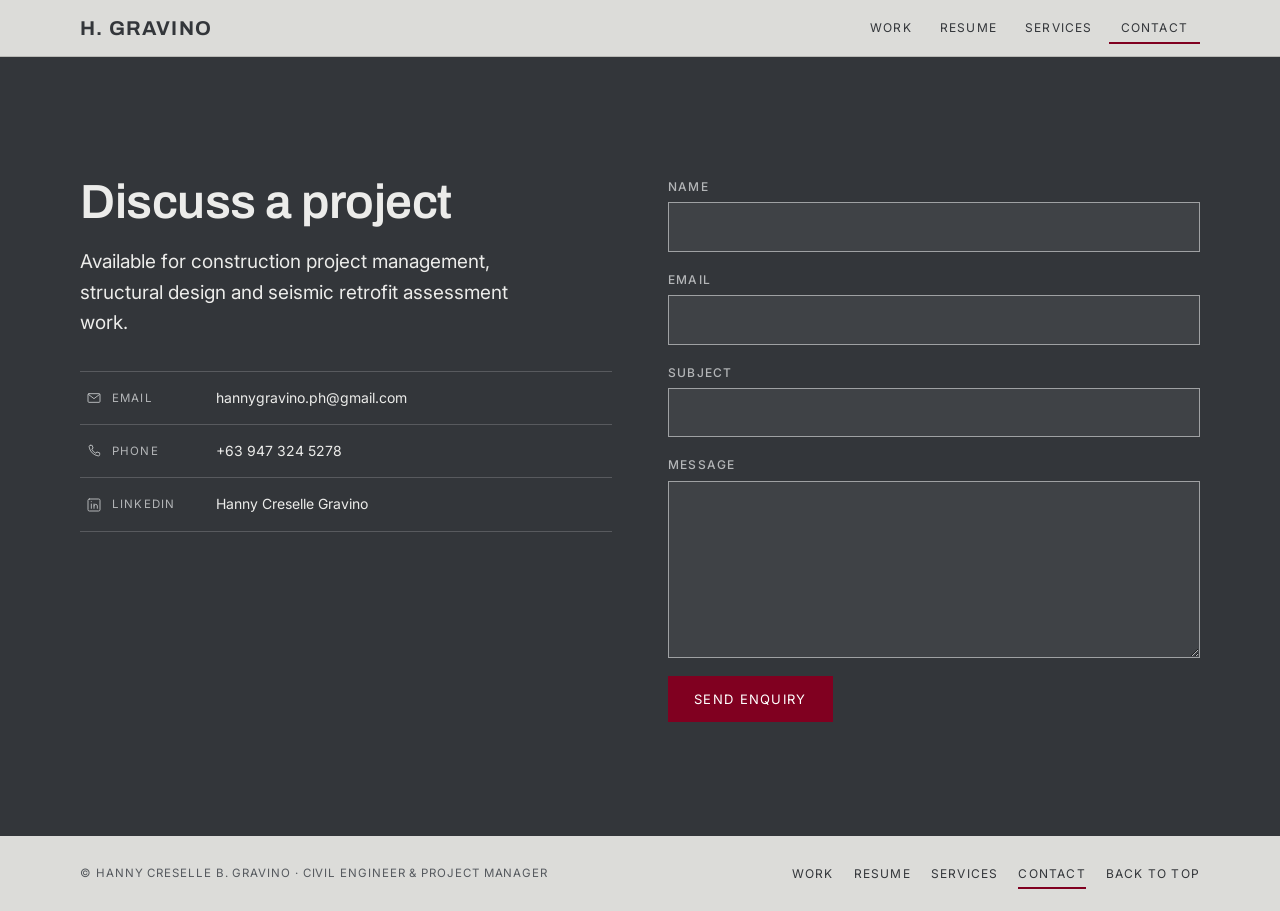
<file: contact.html>
<!doctype html>
<html lang="en">
<head>
<meta charset="utf-8">
<meta name="viewport" content="width=device-width, initial-scale=1">
<title>Contact · Gravino Engineering</title>
<meta name="description" content="Discuss a construction or structural project with Hanny Gravino.">
<link rel="preconnect" href="https://fonts.googleapis.com">
<link rel="preconnect" href="https://fonts.gstatic.com" crossorigin>
<link href="https://fonts.googleapis.com/css2?family=Archivo:wght@500;600;700&family=Inter:wght@400;500;600&display=swap" rel="stylesheet">
<link rel="stylesheet" href="styles.css">
</head>
<body>
<div id="top"></div>

<header class="site-nav">
  <div class="wrap nav-inner">
    <a class="wordmark" href="index.html#top">H. Gravino</a>
    <nav aria-label="Main">
      <ul class="nav-links">
        <li><a href="index.html#work">Work</a></li>
        <li><a href="resume.html">Resume</a></li>
        <li><a href="services.html">Services</a></li>
        <li><a href="contact.html" aria-current="page">Contact</a></li>
      </ul>
    </nav>
  </div>
</header>

<main>
  <section class="band">
    <div class="wrap contact">
      <div class="contact-grid">
        <div>
          <h1 class="section-title">Discuss a project</h1>
          <p class="contact-note">Available for construction project management, structural design and seismic retrofit assessment work.</p>
          <div class="contact-lines">
            <button class="c-row c-action" type="button" data-copy="hannygravino.ph@gmail.com" aria-label="Email hannygravino.ph@gmail.com, copy to clipboard">
              <span class="k"><span class="c-badge"><svg class="c-icon" viewBox="0 0 24 24" aria-hidden="true"><rect x="3" y="5.5" width="18" height="13" rx="1.5"/><path d="M3.5 6.5 12 13l8.5-6.5"/></svg><svg class="c-check" viewBox="0 0 24 24" aria-hidden="true"><path pathLength="1" d="M5 12.5l4.5 4.5L19 7.5"/></svg></span><span class="k-label">Email</span></span>
              <span class="v"><span class="c-val">hannygravino.ph@gmail.com</span></span>
              <span class="c-hint" aria-hidden="true">Copy</span>
            </button>
            <button class="c-row c-action" type="button" data-copy="+639473245278" aria-label="Phone +63 947 324 5278, copy to clipboard">
              <span class="k"><span class="c-badge"><svg class="c-icon" viewBox="0 0 24 24" aria-hidden="true"><path d="M6.6 3.5h2.6l1.4 4.2-2 1.4a12 12 0 0 0 6.3 6.3l1.4-2 4.2 1.4v2.6a2 2 0 0 1-2.1 2A16.5 16.5 0 0 1 4.6 5.6a2 2 0 0 1 2-2.1Z"/></svg><svg class="c-check" viewBox="0 0 24 24" aria-hidden="true"><path pathLength="1" d="M5 12.5l4.5 4.5L19 7.5"/></svg></span><span class="k-label">Phone</span></span>
              <span class="v"><span class="c-val">+63 947 324 5278</span></span>
              <span class="c-hint" aria-hidden="true">Copy</span>
            </button>
            <a class="c-row c-action" href="https://www.linkedin.com/in/engrhannycresellegravino" target="_blank" rel="noopener noreferrer">
              <span class="k"><span class="c-badge"><svg class="c-icon" viewBox="0 0 24 24" aria-hidden="true"><rect x="3" y="3" width="18" height="18" rx="2"/><path d="M8 10.5V17M8 7v.01M12 17v-6.5M12 13.5a2.5 2.5 0 0 1 5 0V17"/></svg></span><span class="k-label">LinkedIn</span></span>
              <span class="v"><span class="c-val">Hanny Creselle Gravino</span><span class="sr-only"> (opens in a new tab)</span></span>
              <span class="c-hint" aria-hidden="true">Open <span class="c-arrow">&#8599;</span></span>
            </a>
          </div>
          <p class="sr-only" id="c-copy-status" role="status" aria-live="polite"></p>
        </div>

        <form id="contact-form" action="https://api.web3forms.com/submit" method="POST" novalidate>
          <input type="hidden" name="access_key" value="d2580e40-91a1-4816-a8ee-8a32b18041b8">
          <input type="hidden" name="subject" value="New enquiry from gravino portfolio">
          <input type="checkbox" name="botcheck" class="hp" tabindex="-1" autocomplete="off" aria-hidden="true">

          <div class="field">
            <label for="cf-name">Name</label>
            <input id="cf-name" name="name" type="text" autocomplete="name" required aria-describedby="cf-name-err">
            <p class="field-err" id="cf-name-err" hidden>Please enter your name.</p>
          </div>
          <div class="field">
            <label for="cf-email">Email</label>
            <input id="cf-email" name="email" type="email" autocomplete="email" required aria-describedby="cf-email-err">
            <p class="field-err" id="cf-email-err" hidden>Please enter a valid email address.</p>
          </div>
          <div class="field">
            <label for="cf-subject">Subject</label>
            <input id="cf-subject" name="enquiry_subject" type="text" required aria-describedby="cf-subject-err">
            <p class="field-err" id="cf-subject-err" hidden>Please add a subject.</p>
          </div>
          <div class="field">
            <label for="cf-message">Message</label>
            <textarea id="cf-message" name="message" rows="6" required aria-describedby="cf-message-err"></textarea>
            <p class="field-err" id="cf-message-err" hidden>Please tell me a little about the project.</p>
          </div>

          <button class="btn btn-primary" type="submit">Send enquiry</button>
          <p class="form-status" id="cf-status" role="status" aria-live="polite"></p>
        </form>
      </div>
    </div>
  </section>
</main>

<footer class="site-foot site-foot--light">
  <div class="wrap foot-inner">
    <span>&copy; Hanny Creselle B. Gravino &middot; Civil Engineer &amp; Project Manager</span>
    <nav aria-label="Footer">
      <ul class="foot-links">
        <li><a href="index.html#work">Work</a></li>
        <li><a href="resume.html">Resume</a></li>
        <li><a href="services.html">Services</a></li>
        <li><a href="contact.html" aria-current="page">Contact</a></li>
        <li><a href="#top">Back to top</a></li>
      </ul>
    </nav>
  </div>
</footer>

<script>
(() => {
  const form = document.getElementById('contact-form');
  const status = document.getElementById('cf-status');
  const button = form.querySelector('button[type="submit"]');
  const checks = [
    ['cf-name', (v) => v.trim() !== ''],
    ['cf-email', (v) => /^[^\s@]+@[^\s@]+\.[^\s@]+$/.test(v.trim())],
    ['cf-subject', (v) => v.trim() !== ''],
    ['cf-message', (v) => v.trim() !== ''],
  ];

  function validate() {
    let firstBad = null;
    for (const [id, ok] of checks) {
      const input = document.getElementById(id);
      const valid = ok(input.value);
      input.setAttribute('aria-invalid', String(!valid));
      document.getElementById(id + '-err').hidden = valid;
      if (!valid && !firstBad) firstBad = input;
    }
    if (firstBad) firstBad.focus();
    return !firstBad;
  }

  function say(text, kind) {
    status.textContent = text;
    status.dataset.kind = kind;
  }

  form.addEventListener('submit', async (event) => {
    event.preventDefault();
    if (!validate()) return;
    if (form.access_key.value === 'YOUR_WEB3FORMS_ACCESS_KEY') {
      say('The form is not connected yet. Please use the email address on this page for now.', 'error');
      return;
    }
    form.subject.value = 'Portfolio enquiry: ' + document.getElementById('cf-subject').value.trim();
    button.disabled = true;
    say('Sending…', 'info');
    try {
      const res = await fetch(form.action, { method: 'POST', headers: { Accept: 'application/json' }, body: new FormData(form) });
      const data = await res.json().catch(() => ({}));
      if (!res.ok || data.success === false) throw new Error(data.message || res.status);
      form.reset();
      checks.forEach(([id]) => document.getElementById(id).removeAttribute('aria-invalid'));
      say('Thank you. Your enquiry has been sent.', 'success');
    } catch {
      say('Sorry, the message could not be sent. Please try again or use the email address on this page.', 'error');
    } finally {
      button.disabled = false;
    }
  });
})();
</script>
<script>
(() => {
  // Email and phone rows copy their value; the hint flips to "Copied" for two seconds.
  const live = document.getElementById('c-copy-status');
  const fallbackCopy = (text) => {
    const area = document.createElement('textarea');
    area.value = text;
    area.setAttribute('readonly', '');
    area.style.position = 'fixed';
    area.style.opacity = '0';
    document.body.appendChild(area);
    area.select();
    const ok = document.execCommand('copy');
    area.remove();
    if (!ok) throw new Error('copy failed');
  };
  document.querySelectorAll('.c-action[data-copy]').forEach((row) => {
    const hint = row.querySelector('.c-hint');
    let timer;
    row.addEventListener('click', async () => {
      const text = row.dataset.copy;
      const label = row.querySelector('.k-label').textContent;
      try {
        if (navigator.clipboard && window.isSecureContext) await navigator.clipboard.writeText(text);
        else fallbackCopy(text);
      } catch {
        try { fallbackCopy(text); } catch { live.textContent = 'Could not copy. ' + label + ': ' + text; return; }
      }
      hint.textContent = 'Copied';
      // Restart the pop and check-draw even if the row is already showing "Copied".
      row.classList.remove('is-copied');
      void row.offsetWidth;
      row.classList.add('is-copied');
      live.textContent = label + ' copied to clipboard.';
      clearTimeout(timer);
      timer = setTimeout(() => {
        hint.textContent = 'Copy';
        row.classList.remove('is-copied');
        live.textContent = '';
      }, 2000);
    });
  });
})();
</script>
</body>
</html>
</file>
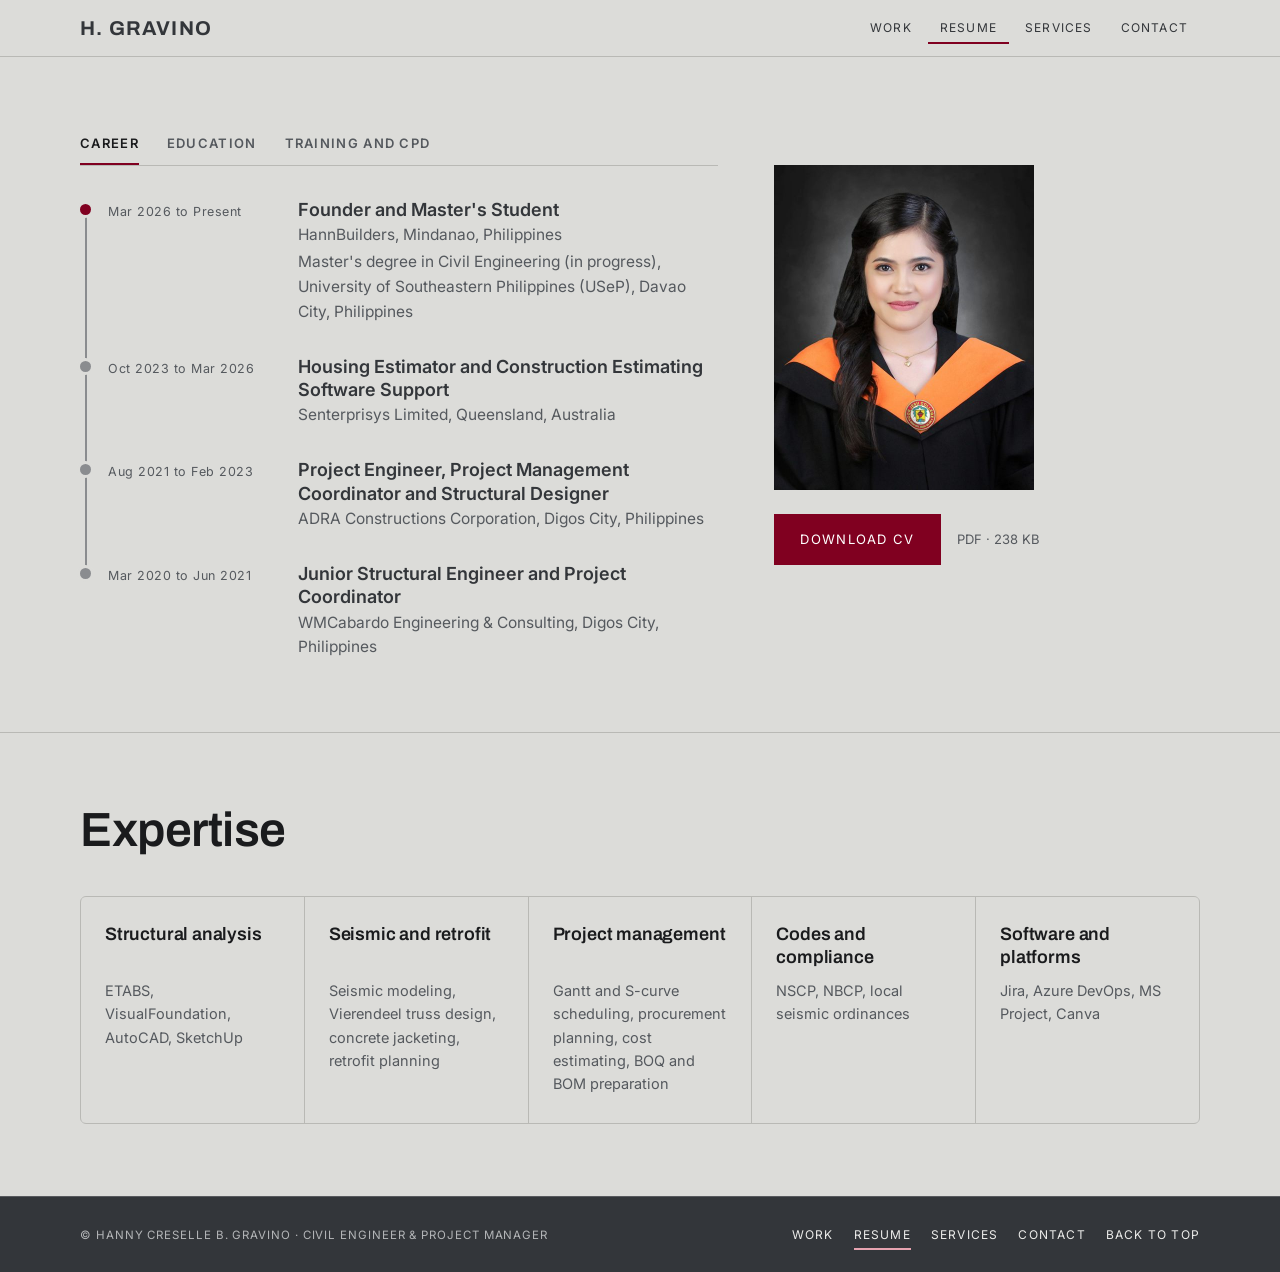
<file: resume.html>
<!doctype html>
<html lang="en">
<head>
<meta charset="utf-8">
<meta name="viewport" content="width=device-width, initial-scale=1">
<title>Resume · Gravino Engineering</title>
<meta name="description" content="Career, education and expertise of Hanny Gravino, PMP-certified project manager and structural engineer.">
<link rel="preconnect" href="https://fonts.googleapis.com">
<link rel="preconnect" href="https://fonts.gstatic.com" crossorigin>
<link href="https://fonts.googleapis.com/css2?family=Archivo:wght@500;600;700&family=Inter:wght@400;500;600&display=swap" rel="stylesheet">
<link rel="stylesheet" href="styles.css">
</head>
<body>
<div id="top"></div>

<header class="site-nav">
  <div class="wrap nav-inner">
    <a class="wordmark" href="index.html#top">H. Gravino</a>
    <nav aria-label="Main">
      <ul class="nav-links">
        <li><a href="index.html#work">Work</a></li>
        <li><a href="resume.html" aria-current="page">Resume</a></li>
        <li><a href="services.html">Services</a></li>
        <li><a href="contact.html">Contact</a></li>
      </ul>
    </nav>
  </div>
</header>

<main>
  <h1 class="sr-only">Resume of Hanny Gravino</h1>

  <div class="wrap career">
    <div class="resume-tabs">
      <div class="tab-list" role="tablist" aria-label="Resume sections" hidden>
        <button class="tab" type="button" role="tab" id="tab-career" aria-controls="career" aria-selected="true" tabindex="0">Career</button>
        <button class="tab" type="button" role="tab" id="tab-education" aria-controls="education" aria-selected="false" tabindex="-1">Education</button>
        <button class="tab" type="button" role="tab" id="tab-training" aria-controls="training" aria-selected="false" tabindex="-1">Training and CPD</button>
      </div>
      <section class="tab-panel" id="career" role="tabpanel" aria-labelledby="tab-career" tabindex="0">
        <h2 class="section-title">Career</h2>
        <div class="timeline">
          <div class="t-row">
            <div class="t-date">Mar 2026 to Present</div>
            <div>
              <div class="t-role">Founder and Master's Student</div>
              <div class="t-org">HannBuilders, Mindanao, Philippines</div>
              <div class="t-org">Master's degree in Civil Engineering (in progress), University of Southeastern Philippines (USeP), Davao City, Philippines</div>
            </div>
          </div>
          <div class="t-row">
            <div class="t-date">Oct 2023 to Mar 2026</div>
            <div>
              <div class="t-role">Housing Estimator and Construction Estimating Software Support</div>
              <div class="t-org">Senterprisys Limited, Queensland, Australia</div>
            </div>
          </div>
          <div class="t-row">
            <div class="t-date">Aug 2021 to Feb 2023</div>
            <div>
              <div class="t-role">Project Engineer, Project Management Coordinator and Structural Designer</div>
              <div class="t-org">ADRA Constructions Corporation, Digos City, Philippines</div>
            </div>
          </div>
          <div class="t-row">
            <div class="t-date">Mar 2020 to Jun 2021</div>
            <div>
              <div class="t-role">Junior Structural Engineer and Project Coordinator</div>
              <div class="t-org">WMCabardo Engineering &amp; Consulting, Digos City, Philippines</div>
            </div>
          </div>
        </div>
      </section>
      <section class="tab-panel" id="education" role="tabpanel" aria-labelledby="tab-education" tabindex="0">
        <h2 class="section-title">Education</h2>
        <div class="timeline timeline--logos">
          <div class="t-row">
            <div class="t-date">Mar 2026 to Present</div>
            <div>
              <img class="t-logo" src="assets/schools/usep.png" alt="" width="48" height="48" loading="lazy" decoding="async">
              <div class="t-role">Master's degree in Civil Engineering (in progress)</div>
              <div class="t-org">University of Southeastern Philippines (USeP) &middot; Davao City</div>
            </div>
          </div>
          <div class="t-row">
            <div class="t-date">2024</div>
            <div>
              <img class="t-logo" src="assets/schools/cti.png" alt="" width="48" height="48" loading="lazy" decoding="async">
              <div class="t-role">Diploma of Project Management (BSB50820)</div>
              <div class="t-org">Canterbury Technical Institute, Brisbane</div>
            </div>
          </div>
          <div class="t-row">
            <div class="t-date">2014 to 2019</div>
            <div>
              <img class="t-logo" src="assets/schools/cor-jesu-college.png" alt="" width="48" height="48" loading="lazy" decoding="async">
              <div class="t-role">BS Civil Engineering</div>
              <div class="t-org">Cor Jesu College &middot; Digos City, Davao del Sur</div>
            </div>
          </div>
          <div class="t-row">
            <div class="t-date">2010 to 2014</div>
            <div>
              <img class="t-logo" src="assets/schools/kapatagan-nhs.png" alt="" width="48" height="48" loading="lazy" decoding="async">
              <div class="t-role">Kapatagan National High School</div>
              <div class="t-org">High school &middot; Kapatagan, Lanao del Norte</div>
            </div>
          </div>
          <div class="t-row">
            <div class="t-date">2003 to 2010</div>
            <div>
              <img class="t-logo" src="assets/schools/rizal-central-es.png" alt="" width="48" height="48" loading="lazy" decoding="async">
              <div class="t-role">Rizal Central Elementary School</div>
              <div class="t-org">Elementary &middot; Kapatagan, Digos City</div>
            </div>
          </div>
        </div>
      </section>
      <section class="tab-panel" id="training" role="tabpanel" aria-labelledby="tab-training" tabindex="0">
        <h2 class="section-title">Training and CPD</h2>
        <div class="timeline">
          <div class="t-row">
            <div class="t-date">Sep 2023</div>
            <div>
              <div class="t-role">Prepare to Work Safely in the Construction Industry (White Card, CPCWHS1001)</div>
              <div class="t-org">Blue Dog Training, Australia</div>
            </div>
          </div>
          <div class="t-row">
            <div class="t-date">Nov 2022</div>
            <div>
              <div class="t-role">PICE 48th National Convention and Technical Conference</div>
              <div class="t-org">Philippine Institute of Civil Engineers, Bacolod City</div>
            </div>
          </div>
          <div class="t-row">
            <div class="t-date">Nov 2022</div>
            <div>
              <div class="t-role">Application of Global Solutions to Local Projects</div>
              <div class="t-org">MIDAS webinar</div>
            </div>
          </div>
          <div class="t-row">
            <div class="t-date">Jul 2022</div>
            <div>
              <div class="t-role">Disaster Mitigation, Preparedness and Response Training</div>
              <div class="t-org">Association of Structural Engineers of the Philippines with PICE Davao City Chapter, Davao City</div>
            </div>
          </div>
          <div class="t-row">
            <div class="t-date">Apr 2022</div>
            <div>
              <div class="t-role">Paradigm Shift 2022: Seismic Evaluation and Isolation in Midas Gen</div>
              <div class="t-org">MIDAS webinar</div>
            </div>
          </div>
          <div class="t-row">
            <div class="t-date">Mar 2022</div>
            <div>
              <div class="t-role">Bridge Expert Web-Convention 2022: Pioneers of Modern Bridge Design</div>
              <div class="t-org">MIDAS webinar</div>
            </div>
          </div>
        </div>
      </section>
    </div>
    <div class="career-side">
      <img class="headshot" src="assets/headshot.jpg" alt="Hanny Gravino" width="520" height="650" decoding="async">
      <div class="cv-download">
        <a class="btn btn-primary" href="assets/Hanny-Gravino-CV.pdf" download="Hanny-Gravino-CV.pdf">Download CV</a>
        <span class="cv-meta">PDF &middot; 238 KB</span>
      </div>
    </div>
  </div>

  <section class="block" id="expertise">
    <div class="wrap">
      <h2 class="section-title">Expertise</h2>
      <div class="quals quals--light"><ul class="stats" aria-label="Expertise">
        <li class="stat"><div class="num">Structural analysis</div><div class="cap">ETABS, VisualFoundation, AutoCAD, SketchUp</div></li>
        <li class="stat"><div class="num">Seismic and retrofit</div><div class="cap">Seismic modeling, Vierendeel truss design, concrete jacketing, retrofit planning</div></li>
        <li class="stat"><div class="num">Project management</div><div class="cap">Gantt and S-curve scheduling, procurement planning, cost estimating, BOQ and BOM preparation</div></li>
        <li class="stat"><div class="num">Codes and compliance</div><div class="cap">NSCP, NBCP, local seismic ordinances</div></li>
        <li class="stat"><div class="num">Software and platforms</div><div class="cap">Jira, Azure DevOps, MS Project, Canva</div></li>
      </ul></div>
    </div>
  </section>
</main>

<footer class="site-foot">
  <div class="wrap foot-inner">
    <span>&copy; Hanny Creselle B. Gravino &middot; Civil Engineer &amp; Project Manager</span>
    <nav aria-label="Footer">
      <ul class="foot-links">
        <li><a href="index.html#work">Work</a></li>
        <li><a href="resume.html" aria-current="page">Resume</a></li>
        <li><a href="services.html">Services</a></li>
        <li><a href="contact.html">Contact</a></li>
        <li><a href="#top">Back to top</a></li>
      </ul>
    </nav>
  </div>
</footer>
<script>
(() => {
  // Resume tabs: progressive enhancement. Without JavaScript all three timelines simply stack.
  const root = document.querySelector('.resume-tabs');
  if (!root) return;
  const list = root.querySelector('[role="tablist"]');
  const tabs = [...list.querySelectorAll('[role="tab"]')];
  const panels = tabs.map((tab) => document.getElementById(tab.getAttribute('aria-controls')));
  const select = (index, focus, pop) => {
    tabs.forEach((tab, i) => {
      const on = i === index;
      tab.setAttribute('aria-selected', String(on));
      tab.tabIndex = on ? 0 : -1;
      panels[i].hidden = !on;
    });
    if (focus) tabs[index].focus();
    if (pop) {
      // Restart the small "expand" pop on the chosen label.
      tabs[index].classList.remove('is-popping');
      void tabs[index].offsetWidth;
      tabs[index].classList.add('is-popping');
    }
  };
  tabs.forEach((tab) => tab.addEventListener('animationend', () => tab.classList.remove('is-popping')));
  tabs.forEach((tab, i) => {
    tab.addEventListener('click', () => select(i, false, true));
    tab.addEventListener('keydown', (event) => {
      const last = tabs.length - 1;
      const next = { ArrowRight: i === last ? 0 : i + 1, ArrowLeft: i === 0 ? last : i - 1, Home: 0, End: last }[event.key];
      if (next === undefined) return;
      event.preventDefault();
      select(next, true, true);
    });
  });
  list.hidden = false;
  root.classList.add('tabs-ready');
  select(0, false, false);
})();
</script>
<script>
(() => {
  // Timeline "liquid fill": hovering an entry fills the rail with burgundy from the first dot down to it,
  // lighting each dot as the liquid passes; leaving the timeline drains it back to the first dot.
  // Tapping an entry does the same on touch screens. Reduced motion (and no JavaScript) keeps the
  // complete burgundy timeline.
  if (window.matchMedia('(prefers-reduced-motion: reduce)').matches) return;
  const timelines = [...document.querySelectorAll('.timeline')];
  if (!timelines.length) return;
  const DOT_CENTER = 11.5; // dot top offset (6px) + half its 11px size
  const DURATION = 450;    // ms for the liquid to run the full rail
  const states = new Map();

  const measure = (tl) => {
    if (tl.offsetParent === null) return;
    const rows = [...tl.querySelectorAll('.t-row')];
    const dots = rows.map((row) => row.offsetTop + DOT_CENTER);
    const railTop = dots[0];
    const railHeight = dots[dots.length - 1] - railTop;
    tl.style.setProperty('--rail-top', railTop + 'px');
    tl.style.setProperty('--rail-height', railHeight + 'px');
    const state = states.get(tl) || { index: 0, fill: 0 };
    states.set(tl, { ...state, rows, dots, railTop, railHeight });
  };

  const fillTo = (tl, index) => {
    const state = states.get(tl);
    if (!state || !state.rows) return;
    const from = state.fill;
    const to = state.dots[index] - state.railTop;
    const distance = Math.abs(to - from);
    const duration = state.railHeight ? Math.round(DURATION * distance / state.railHeight) : 0;
    tl.style.setProperty('--fill-duration', duration + 'ms');
    tl.style.setProperty('--fill', to + 'px');
    state.rows.forEach((row, i) => {
      const y = state.dots[i] - state.railTop;
      const filled = i <= index;
      // Dots light up when the liquid reaches them on the way down; they empty straight away on the way up.
      const delay = filled && y > from && distance ? Math.round(duration * (y - from) / distance) : 0;
      row.style.setProperty('--dot-delay', delay + 'ms');
      row.classList.toggle('is-filled', filled);
    });
    state.fill = to;
    state.index = index;
  };

  timelines.forEach((tl) => {
    tl.classList.add('tl-anim');
    measure(tl);
    fillTo(tl, 0);
    [...tl.querySelectorAll('.t-row')].forEach((row, i) => {
      row.addEventListener('mouseenter', () => fillTo(tl, i));
      row.addEventListener('click', () => fillTo(tl, i));
    });
    tl.addEventListener('mouseleave', () => fillTo(tl, 0));
  });

  const remeasure = () => timelines.forEach((tl) => {
    const wasHidden = !states.has(tl) || !states.get(tl).rows;
    measure(tl);
    if (states.get(tl) && states.get(tl).rows) fillTo(tl, wasHidden ? 0 : states.get(tl).index);
  });
  // Switching resume tabs reveals a different timeline; resizing and late-loading fonts shift the dots.
  document.querySelectorAll('[role="tab"]').forEach((tab) => tab.addEventListener('click', () => window.requestAnimationFrame(remeasure)));
  window.addEventListener('resize', remeasure);
  if (document.fonts) document.fonts.ready.then(remeasure);
})();
</script>
</body>
</html>
</file>
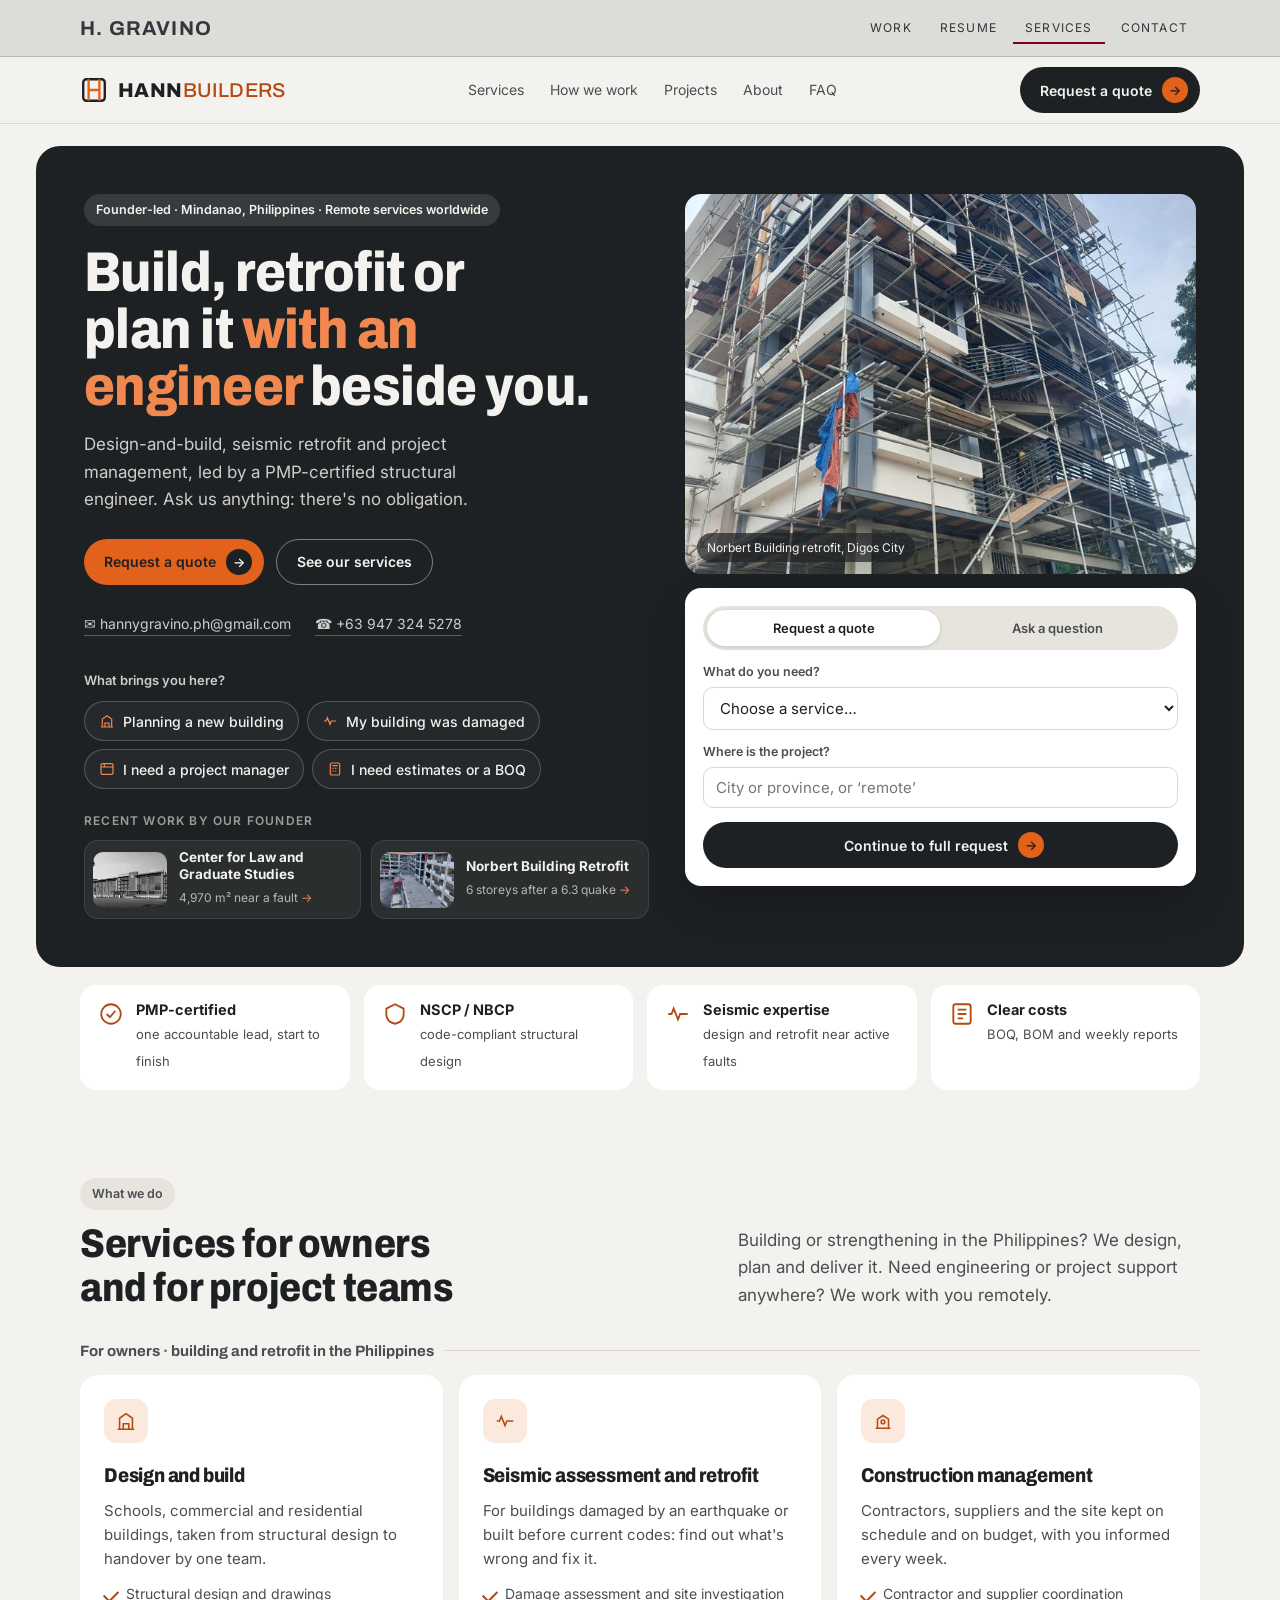
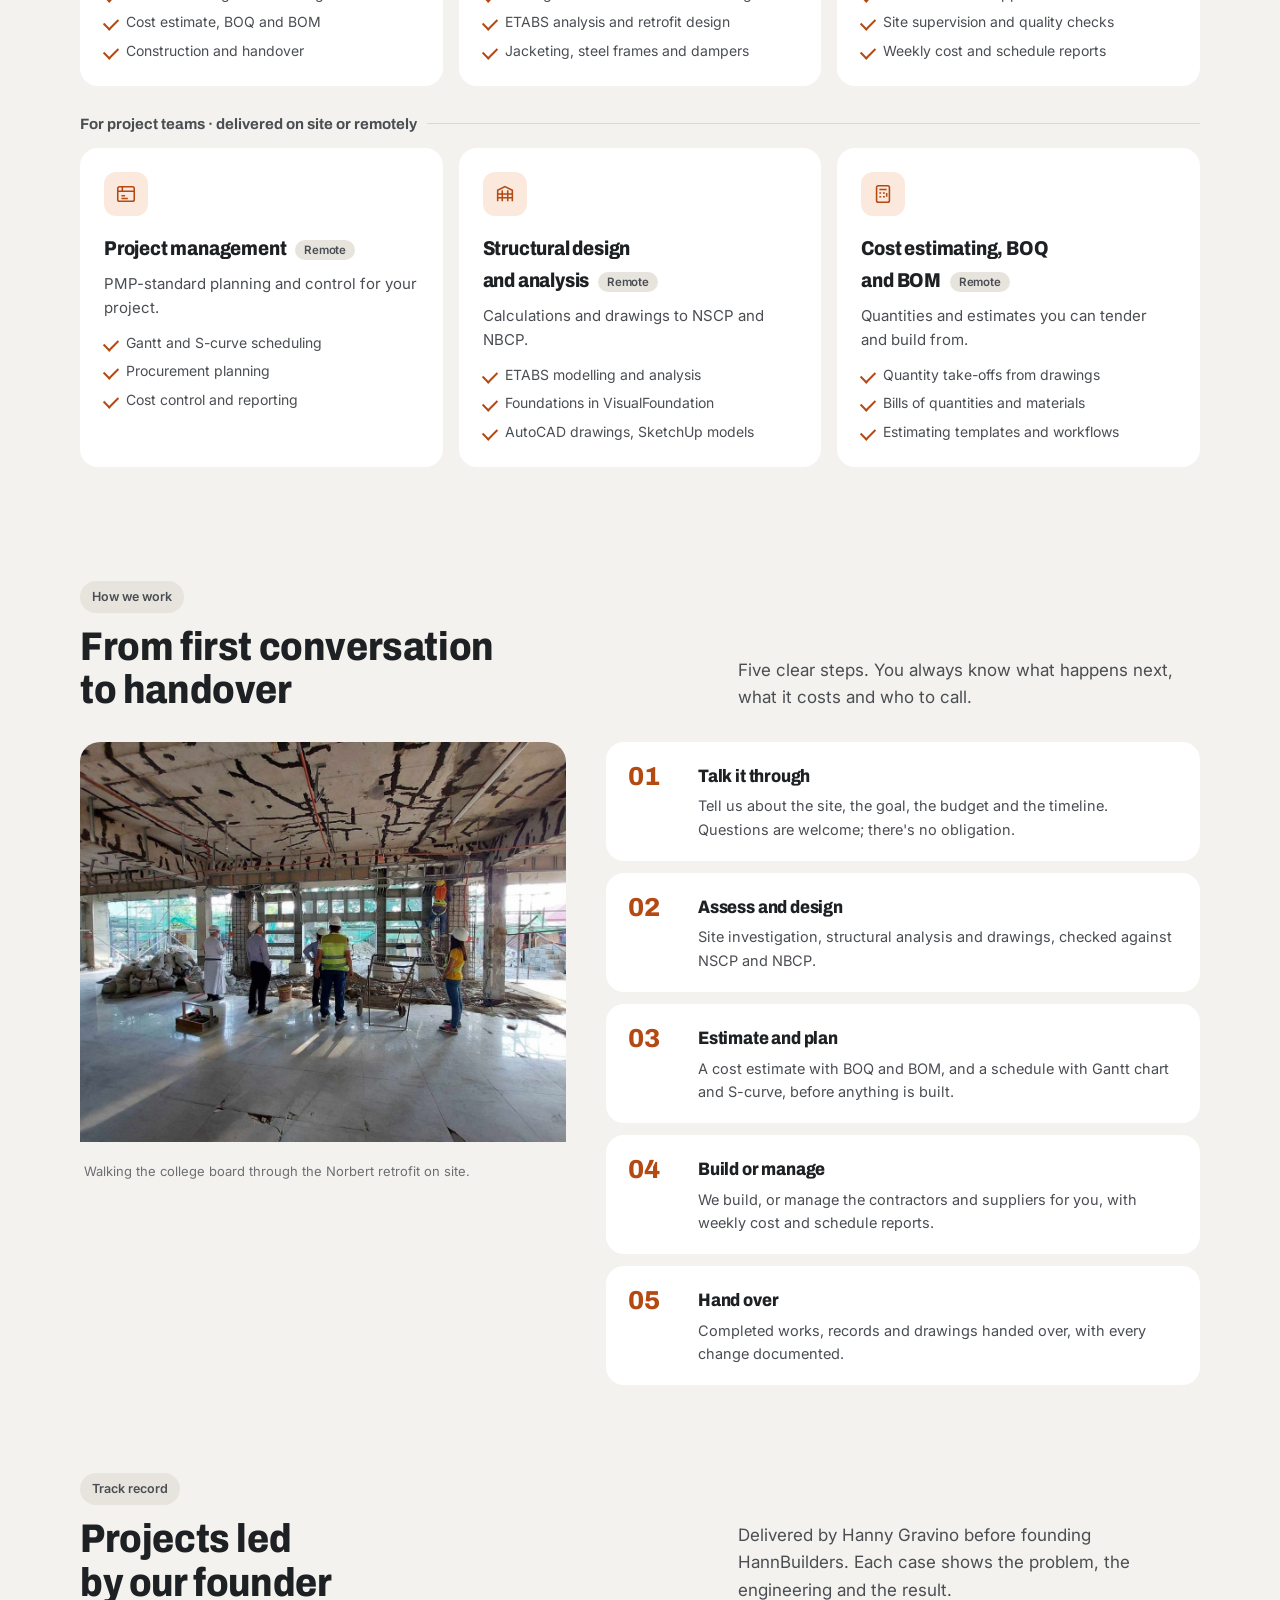
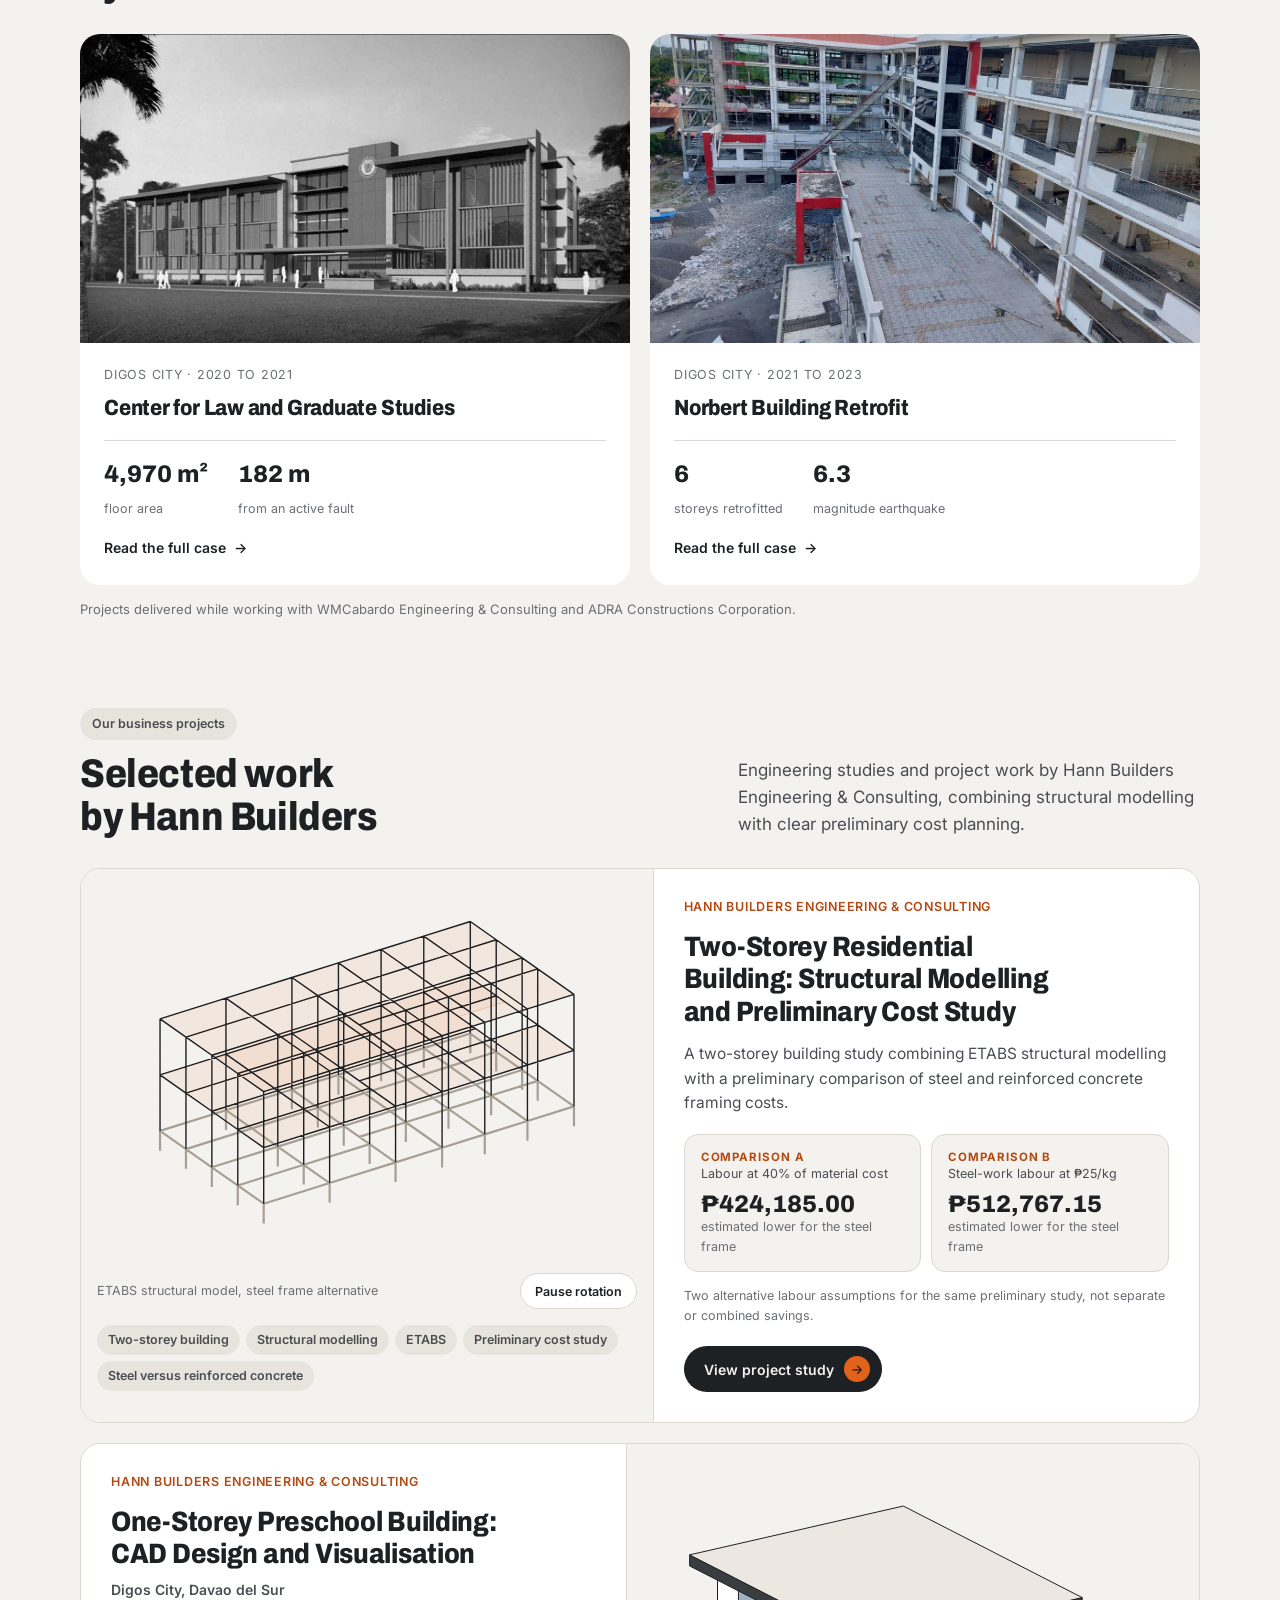
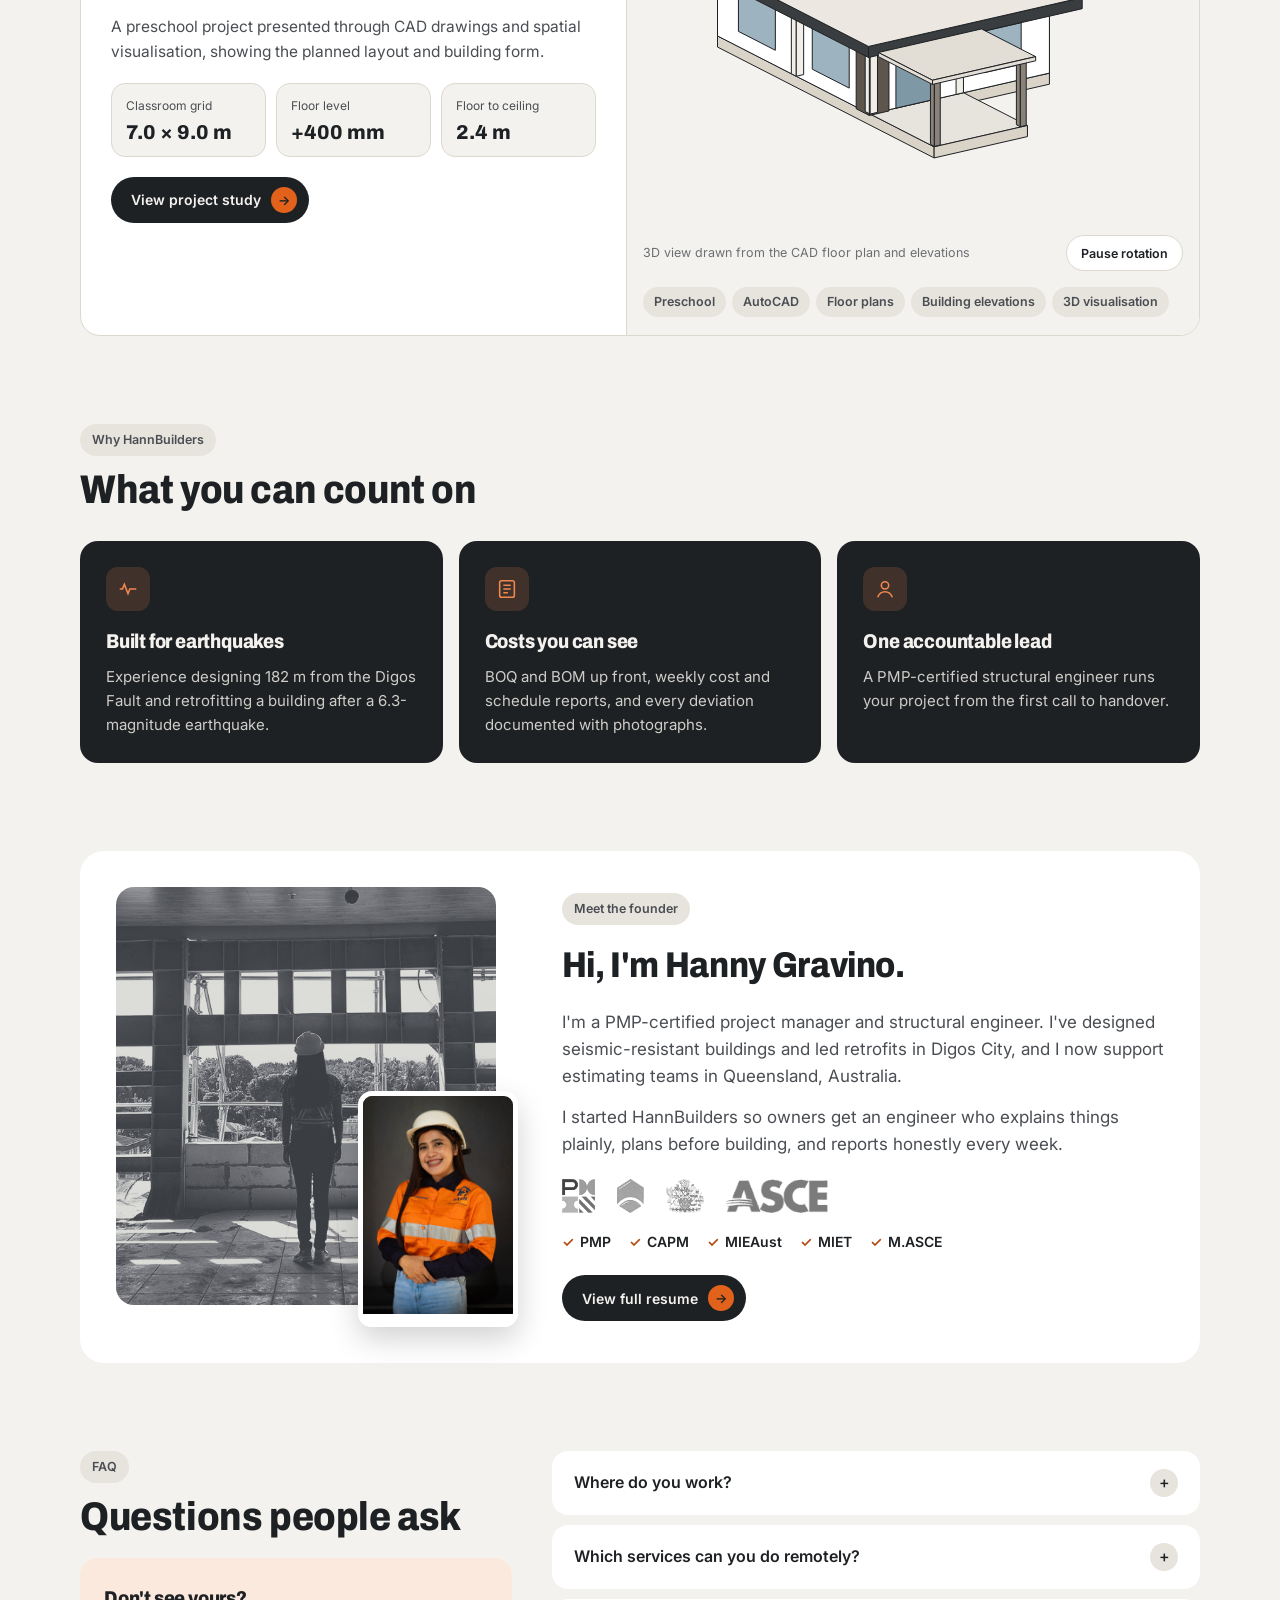
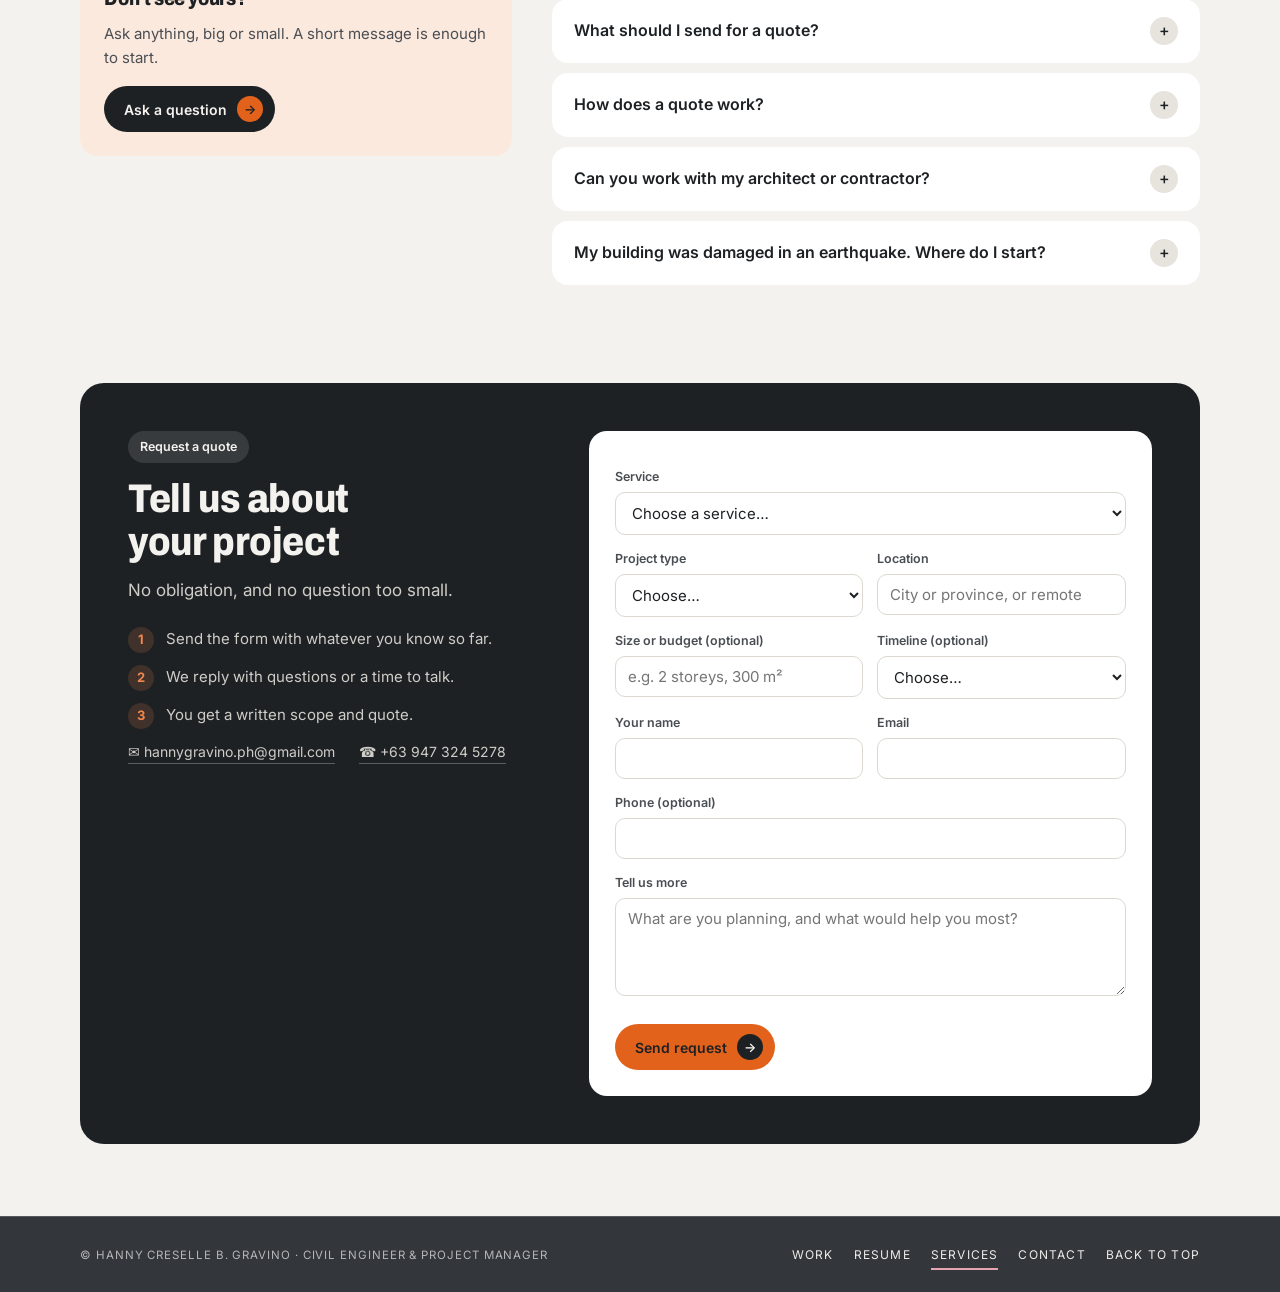
<file: services.html>
<!doctype html>
<html lang="en">
<head>
<meta charset="utf-8">
<meta name="viewport" content="width=device-width, initial-scale=1">
<title>Services · HannBuilders by Hanny Gravino</title>
<meta name="description" content="HannBuilders: design-and-build, seismic retrofit and project management in the Philippines, led by PMP-certified structural engineer Hanny Gravino. Remote PM, design and estimating worldwide.">
<link rel="preconnect" href="https://fonts.googleapis.com">
<link rel="preconnect" href="https://fonts.gstatic.com" crossorigin>
<link href="https://fonts.googleapis.com/css2?family=Archivo:wdth,wght@62..125,500..800&family=Inter:wght@400;500;600&display=swap" rel="stylesheet">
<link rel="stylesheet" href="styles.css">
<script>document.documentElement.classList.add('hb-js');</script>
</head>
<body>
<div id="top"></div>

<header class="site-nav">
  <div class="wrap nav-inner">
    <a class="wordmark" href="index.html#top">H. Gravino</a>
    <nav aria-label="Main">
      <ul class="nav-links">
        <li><a href="index.html#work">Work</a></li>
        <li><a href="resume.html">Resume</a></li>
        <li><a href="services.html" aria-current="page">Services</a></li>
        <li><a href="contact.html">Contact</a></li>
      </ul>
    </nav>
  </div>
</header>

<main class="hb" id="hb">
  <div class="hb-bar">
    <div class="wrap hb-bar-inner">
      <a class="hb-mark" href="#hb" aria-label="HannBuilders, top of services">
        <svg width="28" height="28" viewBox="0 0 26 26" fill="none" stroke-width="2.2" aria-hidden="true"><rect x="3" y="3" width="20" height="20" rx="3" stroke="#1E2124"/><path d="M8 3v20M18 3v20M8 13h10" stroke="#E2621B"/></svg>
        <span>HANN<small>BUILDERS</small></span>
      </a>
      <nav class="hb-links" aria-label="HannBuilders"><a href="#services">Services</a><a href="#process">How we work</a><a href="#projects">Projects</a><a href="#about">About</a><a href="#faq">FAQ</a></nav>
      <a class="hb-pill hb-pill--dark" href="#quote">Request a quote <span class="hb-ar" aria-hidden="true">&rarr;</span></a>
    </div>
  </div>

  <section class="hb-hero-wrap" aria-labelledby="hb-title">
    <div class="hb-hero">
      <div class="hb-hero-left hb-reveal">
        <span class="hb-tag">Founder-led &middot; Mindanao, Philippines &middot; Remote services worldwide</span>
        <h1 id="hb-title">Build, retrofit or plan it <em>with an engineer</em> beside you.</h1>
        <p class="hb-lead">Design-and-build, seismic retrofit and project management, led by a PMP-certified structural engineer. Ask us anything: there's no obligation.</p>
        <div class="hb-ctas">
          <a class="hb-pill hb-pill--orange" href="#quote">Request a quote <span class="hb-ar" aria-hidden="true">&rarr;</span></a>
          <a class="hb-pill hb-pill--ghost" href="#services">See our services</a>
        </div>
        <p class="hb-contact"><a href="mailto:hannygravino.ph@gmail.com"><span aria-hidden="true">&#9993;&nbsp;</span>hannygravino.ph@gmail.com</a><a href="tel:+639473245278"><span aria-hidden="true">&#9742;&nbsp;</span>+63 947 324 5278</a></p>
        <div class="hb-paths">
          <p class="hb-paths-label" id="hb-paths-label">What brings you here?</p>
          <div class="hb-chips" role="group" aria-labelledby="hb-paths-label">
            <button class="hb-chip" type="button" aria-pressed="false" data-path="build"><svg viewBox="0 0 24 24" aria-hidden="true"><path d="M3 21h18M5 21V9l7-5 7 5v12M9 21v-6h6v6"/></svg>Planning a new building</button>
            <button class="hb-chip" type="button" aria-pressed="false" data-path="damage"><svg viewBox="0 0 24 24" aria-hidden="true"><path d="M3 12h3l2-5 4 10 2-5h7"/></svg>My building was damaged</button>
            <button class="hb-chip" type="button" aria-pressed="false" data-path="pm"><svg viewBox="0 0 24 24" aria-hidden="true"><rect x="3" y="4" width="18" height="16" rx="2"/><path d="M3 9h18M8 4v5"/></svg>I need a project manager</button>
            <button class="hb-chip" type="button" aria-pressed="false" data-path="boq"><svg viewBox="0 0 24 24" aria-hidden="true"><rect x="5" y="3" width="14" height="18" rx="2"/><path d="M8 7h8M8 11h2M12 11h2M8 15h2M12 15h2"/></svg>I need estimates or a BOQ</button>
          </div>
          <p class="hb-answer" id="hb-answer" aria-live="polite" hidden></p>
        </div>
        <div class="hb-recent">
          <p class="hb-recent-label">Recent work by our founder</p>
          <div class="hb-recent-grid">
            <a class="hb-mini" href="case-cor-jesu-law.html"><img src="assets/cases/cor-jesu-law/architect-perspective.jpg" alt="" width="74" height="56"><span><b>Center for Law and Graduate Studies</b><span>4,970 m&sup2; near a fault <i aria-hidden="true">&rarr;</i></span></span></a>
            <a class="hb-mini" href="case-norbert-retrofit.html"><img src="assets/cases/norbert-retrofit/building-exterior.jpg" alt="" width="74" height="56"><span><b>Norbert Building Retrofit</b><span>6 storeys after a 6.3 quake <i aria-hidden="true">&rarr;</i></span></span></a>
          </div>
        </div>
      </div>

      <div class="hb-hero-right hb-reveal" style="--hb-d:.12s">
        <figure class="hb-hero-photo"><img src="assets/cases/norbert-retrofit/building-scaffold.jpg" alt="The six-storey Norbert Building in scaffolding during its seismic retrofit" width="694" height="925" fetchpriority="high"><figcaption>Norbert Building retrofit, Digos City</figcaption></figure>
        <div class="hb-card">
          <div class="hb-tabs" role="tablist" aria-label="Enquiry type">
            <span class="hb-slider" aria-hidden="true"></span>
            <button class="hb-tab" type="button" role="tab" id="hb-tab-quote" aria-controls="hb-pane-quote" aria-selected="true">Request a quote</button>
            <button class="hb-tab" type="button" role="tab" id="hb-tab-ask" aria-controls="hb-pane-ask" aria-selected="false" tabindex="-1">Ask a question</button>
          </div>
          <div class="hb-pane" id="hb-pane-quote" role="tabpanel" aria-labelledby="hb-tab-quote">
            <label class="hb-label" for="hb-hero-service">What do you need?</label>
            <select class="hb-input" id="hb-hero-service">
              <option value="">Choose a service&hellip;</option>
              <option>Design and build</option><option>Seismic assessment and retrofit</option><option>Construction management</option>
              <option>Project management</option><option>Structural design and analysis</option><option>Cost estimating, BOQ and BOM</option><option>Not sure yet</option>
            </select>
            <label class="hb-label" for="hb-hero-location">Where is the project?</label>
            <input class="hb-input" id="hb-hero-location" type="text" placeholder="City or province, or &lsquo;remote&rsquo;" autocomplete="address-level2">
            <button class="hb-pill hb-pill--dark hb-pill--block" type="button" id="hb-continue">Continue to full request <span class="hb-ar" aria-hidden="true">&rarr;</span></button>
          </div>
          <form class="hb-pane" id="hb-pane-ask" role="tabpanel" aria-labelledby="hb-tab-ask" hidden action="https://api.web3forms.com/submit" method="POST" novalidate>
            <input type="hidden" name="access_key" value="d2580e40-91a1-4816-a8ee-8a32b18041b8">
            <input type="hidden" name="subject" value="HannBuilders question">
            <input type="checkbox" name="botcheck" class="hb-hp" tabindex="-1" autocomplete="off" aria-hidden="true">
            <label class="hb-label" for="hb-a-question">Your question</label>
            <textarea class="hb-input" id="hb-a-question" name="message" rows="2" required aria-describedby="hb-a-question-err" placeholder="e.g. Can you check if my building needs a retrofit?"></textarea>
            <p class="hb-err" id="hb-a-question-err" hidden>Please type your question.</p>
            <label class="hb-label" for="hb-a-contact">Email or phone</label>
            <input class="hb-input" id="hb-a-contact" name="contact" type="text" required aria-describedby="hb-a-contact-err" autocomplete="email" placeholder="So we can reply">
            <p class="hb-err" id="hb-a-contact-err" hidden>Please add an email or phone number.</p>
            <button class="hb-pill hb-pill--dark hb-pill--block" type="submit">Send question <span class="hb-ar" aria-hidden="true">&rarr;</span></button>
            <p class="hb-small">Just a question? That's fine. No quote needed.</p>
            <p class="hb-status" id="hb-a-status" role="status" aria-live="polite"></p>
          </form>
        </div>
      </div>
    </div>
  </section>

  <div class="wrap">
    <ul class="hb-trust" aria-label="Why clients trust us">
      <li class="hb-t hb-reveal"><svg viewBox="0 0 24 24" aria-hidden="true"><circle cx="12" cy="12" r="9"/><path d="M8 12l3 3 5-6"/></svg><div><b>PMP-certified</b><span>one accountable lead, start to finish</span></div></li>
      <li class="hb-t hb-reveal" style="--hb-d:.08s"><svg viewBox="0 0 24 24" aria-hidden="true"><path d="M12 3l8 4v5c0 5-3.5 8-8 9-4.5-1-8-4-8-9V7z"/></svg><div><b>NSCP / NBCP</b><span>code-compliant structural design</span></div></li>
      <li class="hb-t hb-reveal" style="--hb-d:.16s"><svg viewBox="0 0 24 24" aria-hidden="true"><path d="M3 12h3l2-5 4 10 2-5h7"/></svg><div><b>Seismic expertise</b><span>design and retrofit near active faults</span></div></li>
      <li class="hb-t hb-reveal" style="--hb-d:.24s"><svg viewBox="0 0 24 24" aria-hidden="true"><rect x="4" y="3" width="16" height="18" rx="2"/><path d="M8 8h8M8 12h8M8 16h5"/></svg><div><b>Clear costs</b><span>BOQ, BOM and weekly reports</span></div></li>
    </ul>
  </div>

  <section class="hb-section" id="services" aria-labelledby="hb-services-title"><div class="wrap">
    <div class="hb-head hb-reveal"><div><span class="hb-tag">What we do</span><h2 id="hb-services-title">Services for owners and for project teams</h2></div><p>Building or strengthening in the Philippines? We design, plan and deliver it. Need engineering or project support anywhere? We work with you remotely.</p></div>

    <p class="hb-group hb-reveal">For owners &middot; building and retrofit in the Philippines</p>
    <div class="hb-svc" aria-label="For owners">
      <article class="hb-s hb-reveal"><div class="hb-ic"><svg viewBox="0 0 24 24" aria-hidden="true"><path d="M3 21h18M5 21V9l7-5 7 5v12M9 21v-6h6v6"/></svg></div><h3>Design and build</h3><p>Schools, commercial and residential buildings, taken from structural design to handover by one team.</p><ul><li>Structural design and drawings</li><li>Cost estimate, BOQ and BOM</li><li>Construction and handover</li></ul></article>
      <article class="hb-s hb-reveal" style="--hb-d:.08s"><div class="hb-ic"><svg viewBox="0 0 24 24" aria-hidden="true"><path d="M3 12h3l2-5 4 10 2-5h7"/></svg></div><h3>Seismic assessment and retrofit</h3><p>For buildings damaged by an earthquake or built before current codes: find out what's wrong and fix it.</p><ul><li>Damage assessment and site investigation</li><li>ETABS analysis and retrofit design</li><li>Jacketing, steel frames and dampers</li></ul></article>
      <article class="hb-s hb-reveal" style="--hb-d:.16s"><div class="hb-ic"><svg viewBox="0 0 24 24" aria-hidden="true"><path d="M4 20h16M6 20V10l6-4 6 4v10"/><circle cx="12" cy="13" r="2"/></svg></div><h3>Construction management</h3><p>Contractors, suppliers and the site kept on schedule and on budget, with you informed every week.</p><ul><li>Contractor and supplier coordination</li><li>Site supervision and quality checks</li><li>Weekly cost and schedule reports</li></ul></article>
    </div>

    <p class="hb-group hb-reveal">For project teams &middot; delivered on site or remotely</p>
    <div class="hb-svc" aria-label="For project teams">
      <article class="hb-s hb-reveal"><div class="hb-ic"><svg viewBox="0 0 24 24" aria-hidden="true"><rect x="3" y="4" width="18" height="16" rx="2"/><path d="M3 9h18M8 4v5M7 14h4M7 17h7"/></svg></div><h3>Project management <span class="hb-remote">Remote</span></h3><p>PMP-standard planning and control for your project.</p><ul><li>Gantt and S-curve scheduling</li><li>Procurement planning</li><li>Cost control and reporting</li></ul></article>
      <article class="hb-s hb-reveal" style="--hb-d:.08s"><div class="hb-ic"><svg viewBox="0 0 24 24" aria-hidden="true"><path d="M4 20V8l8-4 8 4v12"/><path d="M4 12h16M4 16h16M9 8v12M15 8v12"/></svg></div><h3>Structural design and analysis <span class="hb-remote">Remote</span></h3><p>Calculations and drawings to NSCP and NBCP.</p><ul><li>ETABS modelling and analysis</li><li>Foundations in VisualFoundation</li><li>AutoCAD drawings, SketchUp models</li></ul></article>
      <article class="hb-s hb-reveal" style="--hb-d:.16s"><div class="hb-ic"><svg viewBox="0 0 24 24" aria-hidden="true"><rect x="5" y="3" width="14" height="18" rx="2"/><path d="M8 7h8M8 11h2M12 11h2M8 15h2M12 15h2M16 11v4"/></svg></div><h3>Cost estimating, BOQ and BOM <span class="hb-remote">Remote</span></h3><p>Quantities and estimates you can tender and build from.</p><ul><li>Quantity take-offs from drawings</li><li>Bills of quantities and materials</li><li>Estimating templates and workflows</li></ul></article>
    </div>
  </div></section>

  <section class="hb-section" id="process" aria-labelledby="hb-process-title"><div class="wrap">
    <div class="hb-head hb-reveal"><div><span class="hb-tag">How we work</span><h2 id="hb-process-title">From first conversation to handover</h2></div><p>Five clear steps. You always know what happens next, what it costs and who to call.</p></div>
    <div class="hb-process">
      <figure class="hb-proc-photo hb-reveal"><img src="assets/cases/norbert-retrofit/board-site-visit.jpg" alt="Hanny walking the college board through the Norbert Building retrofit on site" width="1200" height="900" loading="lazy"><figcaption>Walking the college board through the Norbert retrofit on site.</figcaption></figure>
      <ol class="hb-steps">
        <li class="hb-step hb-reveal"><span class="hb-step-num">01</span><div><h3>Talk it through</h3><p>Tell us about the site, the goal, the budget and the timeline. Questions are welcome; there's no obligation.</p></div></li>
        <li class="hb-step hb-reveal" style="--hb-d:.06s"><span class="hb-step-num">02</span><div><h3>Assess and design</h3><p>Site investigation, structural analysis and drawings, checked against NSCP and NBCP.</p></div></li>
        <li class="hb-step hb-reveal" style="--hb-d:.12s"><span class="hb-step-num">03</span><div><h3>Estimate and plan</h3><p>A cost estimate with BOQ and BOM, and a schedule with Gantt chart and S-curve, before anything is built.</p></div></li>
        <li class="hb-step hb-reveal" style="--hb-d:.18s"><span class="hb-step-num">04</span><div><h3>Build or manage</h3><p>We build, or manage the contractors and suppliers for you, with weekly cost and schedule reports.</p></div></li>
        <li class="hb-step hb-reveal" style="--hb-d:.24s"><span class="hb-step-num">05</span><div><h3>Hand over</h3><p>Completed works, records and drawings handed over, with every change documented.</p></div></li>
      </ol>
    </div>
  </div></section>

  <section class="hb-section" id="projects" aria-labelledby="hb-projects-title"><div class="wrap">
    <div class="hb-head hb-reveal"><div><span class="hb-tag">Track record</span><h2 id="hb-projects-title">Projects led by our founder</h2></div><p>Delivered by Hanny Gravino before founding HannBuilders. Each case shows the problem, the engineering and the result.</p></div>
    <div class="hb-proj">
      <a class="hb-pc hb-reveal" href="case-cor-jesu-law.html"><div class="hb-pc-photo"><img src="assets/cases/cor-jesu-law/architect-perspective.jpg" alt="Architect's perspective of the Center for Law and Graduate Studies" width="758" height="427" loading="lazy"></div><div class="hb-pc-body"><p class="hb-meta">Digos City &middot; 2020 to 2021</p><h3>Center for Law and Graduate Studies</h3><div class="hb-figs"><div><b data-count="4970" data-suffix=" m&sup2;">4,970 m&sup2;</b><span>floor area</span></div><div><b data-count="182" data-suffix=" m">182 m</b><span>from an active fault</span></div></div><span class="hb-more">Read the full case <i aria-hidden="true">&rarr;</i></span></div></a>
      <a class="hb-pc hb-reveal" href="case-norbert-retrofit.html" style="--hb-d:.1s"><div class="hb-pc-photo"><img src="assets/cases/norbert-retrofit/building-exterior.jpg" alt="The Norbert Building after its retrofit" width="1200" height="675" loading="lazy"></div><div class="hb-pc-body"><p class="hb-meta">Digos City &middot; 2021 to 2023</p><h3>Norbert Building Retrofit</h3><div class="hb-figs"><div><b data-count="6">6</b><span>storeys retrofitted</span></div><div><b data-count="6.3" data-dec="1">6.3</b><span>magnitude earthquake</span></div></div><span class="hb-more">Read the full case <i aria-hidden="true">&rarr;</i></span></div></a>
    </div>
    <p class="hb-fine hb-reveal">Projects delivered while working with WMCabardo Engineering &amp; Consulting and ADRA Constructions Corporation.</p>
  </div></section>

  <section class="hb-section" id="business" aria-labelledby="hb-biz-title"><div class="wrap">
    <div class="hb-head hb-reveal"><div><span class="hb-tag">Our business projects</span><h2 id="hb-biz-title">Selected work by Hann Builders</h2></div><p>Engineering studies and project work by Hann Builders Engineering &amp; Consulting, combining structural modelling with clear preliminary cost planning.</p></div>
    <!-- Each business project is one .hb-bz card plus one .hb-study dialog; the grid, viewer and dialog script are shared. -->
    <div class="hb-biz">
      <article class="hb-bz hb-bz--featured hb-reveal" aria-labelledby="bz-two-storey-title">
        <div class="hb-bz-media">
        <figure class="hb-model" data-model="assets/hb-projects/two-storey/model.json">
          <div class="hb-model-stage">
            <img class="hb-model-poster" src="assets/hb-projects/two-storey/model-poster.jpg" alt="ETABS model of the two-storey steel frame: wide-flange columns and beams on concrete pedestals and tie beams, with two floor levels" width="1200" height="800" loading="lazy" decoding="async">
            <canvas class="hb-model-canvas" aria-hidden="true" hidden></canvas>
          </div>
          <figcaption><span>ETABS structural model, steel frame alternative</span><button class="hb-model-toggle" type="button" hidden>Pause rotation</button></figcaption>
        </figure>
        <ul class="hb-bz-tags" aria-label="Project tags"><li>Two-storey building</li><li>Structural modelling</li><li>ETABS</li><li>Preliminary cost study</li><li>Steel versus reinforced concrete</li></ul>
        </div>
        <div class="hb-bz-body">
          <p class="hb-bz-credit">Hann Builders Engineering &amp; Consulting</p>
          <h3 id="bz-two-storey-title">Two-Storey Residential Building: Structural Modelling and Preliminary Cost Study</h3>
          <p class="hb-bz-summary">A two-storey building study combining ETABS structural modelling with a preliminary comparison of steel and reinforced concrete framing costs.</p>
          <div class="hb-bz-findings" role="group" aria-label="Preliminary cost findings">
            <div class="hb-bz-f"><p class="hb-bz-f-label"><b>Comparison A</b>Labour at 40% of material cost</p><p class="hb-bz-f-value">₱424,185.00</p><p class="hb-bz-f-note">estimated lower for the steel frame</p></div>
            <div class="hb-bz-f"><p class="hb-bz-f-label"><b>Comparison B</b>Steel-work labour at ₱25/kg</p><p class="hb-bz-f-value">₱512,767.15</p><p class="hb-bz-f-note">estimated lower for the steel frame</p></div>
          </div>
          <p class="hb-bz-fine">Two alternative labour assumptions for the same preliminary study, not separate or combined savings.</p>
          <button class="hb-pill hb-pill--dark hb-bz-open" type="button" data-study="study-two-storey" aria-haspopup="dialog">View project study <span class="hb-ar" aria-hidden="true">&rarr;</span></button>
        </div>
      </article>
      <article class="hb-bz hb-bz--preschool hb-reveal" aria-labelledby="bz-preschool-title">
        <div class="hb-bz-media">
        <figure class="hb-model" data-model="assets/hb-projects/preschool/model.json">
          <div class="hb-model-stage">
            <img class="hb-model-poster" src="assets/hb-projects/preschool/model-poster.jpg" alt="3D view of the one-storey preschool drawn from its CAD plan and elevations: classroom with a flat roof slab, glazed windows and a covered terrace at the entrance" width="1200" height="800" loading="lazy" decoding="async">
            <canvas class="hb-model-canvas" aria-hidden="true" hidden></canvas>
          </div>
          <figcaption><span>3D view drawn from the CAD floor plan and elevations</span><button class="hb-model-toggle" type="button" hidden>Pause rotation</button></figcaption>
        </figure>
        <ul class="hb-bz-tags" aria-label="Project tags"><li>Preschool</li><li>AutoCAD</li><li>Floor plans</li><li>Building elevations</li><li>3D visualisation</li></ul>
        </div>
        <div class="hb-bz-body">
          <p class="hb-bz-credit">Hann Builders Engineering &amp; Consulting</p>
          <h3 id="bz-preschool-title">One-Storey Preschool Building: CAD Design and Visualisation</h3>
          <p class="hb-pre-place">Digos City, Davao del Sur</p>
          <p class="hb-bz-summary">A preschool project presented through CAD drawings and spatial visualisation, showing the planned layout and building form.</p>
          <dl class="hb-pre-facts">
            <div><dt>Classroom grid</dt><dd>7.0 &times; 9.0 m</dd></div>
            <div><dt>Floor level</dt><dd>+400 mm</dd></div>
            <div><dt>Floor to ceiling</dt><dd>2.4 m</dd></div>
          </dl>
          <button class="hb-pill hb-pill--dark hb-bz-open" type="button" data-study="study-preschool" aria-haspopup="dialog">View project study <span class="hb-ar" aria-hidden="true">&rarr;</span></button>
        </div>
      </article>
    </div>

    <dialog class="hb-study" id="study-two-storey" aria-labelledby="study-two-storey-title">
      <div class="hb-study-head">
        <div><p class="hb-bz-credit">Hann Builders Engineering &amp; Consulting</p><h2 id="study-two-storey-title">Two-Storey Residential Building: Structural Modelling and Preliminary Cost Study</h2></div>
        <button class="hb-study-close" type="button" aria-label="Close project study">&times;</button>
      </div>
      <div class="hb-study-body">
        <section class="hb-study-sec" aria-labelledby="st-overview">
          <h3 class="hb-study-h" id="st-overview"><span class="hb-study-n">01</span>Project overview</h3>
          <p>A preliminary study for a two-storey residential building, prepared by Engr. Hanny Creselle Gravino. The steel frame alternative was modelled in ETABS, and the civil works for a steel frame and a reinforced concrete frame were estimated side by side to compare the two framing options early.</p>
          <dl class="hb-study-facts">
            <div><dt>Building</dt><dd>Two-storey residential building</dd></div>
            <div><dt>Scope</dt><dd>Structural modelling (steel frame) and preliminary cost study</dd></div>
            <div><dt>Estimates</dt><dd>Reinforced concrete frame, and steel frame under two labour assumptions</dd></div>
            <div><dt>Status</dt><dd>Preliminary study</dd></div>
          </dl>
        </section>

        <section class="hb-study-sec" aria-labelledby="st-model">
          <h3 class="hb-study-h" id="st-model"><span class="hb-study-n">02</span>Structural model</h3>
          <figure class="hb-model" data-model="assets/hb-projects/two-storey/model.json">
            <div class="hb-model-stage">
              <img class="hb-model-poster" src="assets/hb-projects/two-storey/model-poster.jpg" alt="ETABS model of the two-storey steel frame, seen from above at an angle" width="1200" height="800" loading="lazy" decoding="async">
              <canvas class="hb-model-canvas" aria-hidden="true" hidden></canvas>
            </div>
            <figcaption><span>ETABS structural model, steel frame alternative. Drag to turn it.</span><button class="hb-model-toggle" type="button" hidden>Pause rotation</button></figcaption>
          </figure>
          <ul class="hb-model-key" aria-label="Model key"><li><i class="hb-key-steel"></i>Steel frame</li><li><i class="hb-key-conc"></i>Concrete pedestals and tie beams</li><li><i class="hb-key-floor"></i>Floor areas</li></ul>
          <dl class="hb-study-facts">
            <div><dt>Levels</dt><dd>Pedestal level 1.2 m above the base; second floor 3.4 m above it; roof deck a further 3.4 m</dd></div>
            <div><dt>Grid</dt><dd>Lines A to G by 1 to 5 (with 3&prime;), 20.0 m by 10.0 m</dd></div>
            <div><dt>Steel frame</dt><dd>Wide-flange (H) columns and beams</dd></div>
            <div><dt>Substructure</dt><dd>500 &times; 500 mm concrete pedestals and 300 &times; 400 mm footing tie beams</dd></div>
            <div><dt>Floors</dt><dd>125 mm composite deck at the second floor; 125 mm slab at the roof deck</dd></div>
          </dl>
          <p class="hb-study-note">The model shown is the steel frame alternative. No ETABS model of the reinforced concrete frame is part of this study, and analysis and design results are not summarised here.</p>
        </section>

        <section class="hb-study-sec" aria-labelledby="st-compare">
          <h3 class="hb-study-h" id="st-compare"><span class="hb-study-n">03</span>Preliminary cost comparison</h3>
          <p>The same building, priced two ways. Each comparison uses a different labour assumption for the steel frame; they are alternatives, not separate projects or savings to be added together.</p>
          <div class="hb-cmp">
            <div class="hb-cmp-col">
              <p class="hb-cmp-label">Comparison A &middot; Labour based on 40% of material cost</p>
              <p class="hb-cmp-basis">Labour cost estimated at 40% of material cost.</p>
              <dl class="hb-cmp-figs">
                <div><dt>Steel frame, total direct cost</dt><dd>₱2,853,969.62</dd></div>
                <div><dt>Reinforced concrete frame, total direct cost</dt><dd>₱3,278,154.11</dd></div>
              </dl>
              <p class="hb-cmp-finding">The steel frame alternative is estimated to cost ₱424,185.00 less than the reinforced concrete frame alternative under this labour assumption.</p>
            </div>
            <div class="hb-cmp-col">
              <p class="hb-cmp-label">Comparison B &middot; Steel-work labour based on ₱25/kg</p>
              <p class="hb-cmp-basis">Steel-work labour estimated at ₱25 per kilogram of steel.</p>
              <dl class="hb-cmp-figs">
                <div><dt>Steel frame, total direct cost</dt><dd>₱2,765,386.96</dd></div>
                <div><dt>Reinforced concrete frame, total direct cost</dt><dd>₱3,278,154.11</dd></div>
              </dl>
              <p class="hb-cmp-finding">The steel frame alternative is estimated to cost ₱512,767.15 less than the reinforced concrete frame alternative under this labour assumption.</p>
              <p class="hb-cmp-detail">In this estimate, ₱25/kg applies to the 17,716.53 kg of steel works (steel and its bolts and connections); concrete and formwork labour for the steel frame stays at 40% of their material cost. The reinforced concrete frame is the same estimate as in Comparison A, with labour at 40% of material cost.</p>
            </div>
          </div>
          <p class="hb-study-note">Preliminary estimates to compare framing options, not quotations. The differences are estimates, not achieved savings.</p>
        </section>

        <section class="hb-study-sec" aria-labelledby="st-summary">
          <h3 class="hb-study-h" id="st-summary"><span class="hb-study-n">04</span>Civil works direct cost summary</h3>
          <div class="hb-sum">
            <div class="hb-sum-col"><p class="hb-sum-title">Reinforced concrete frame</p><dl>
              <div><dt>Material cost</dt><dd>₱2,341,538.65</dd></div>
              <div><dt>Labour cost (40% of material)</dt><dd>₱936,615.46</dd></div>
              <div class="hb-sum-total"><dt>Total direct cost</dt><dd>₱3,278,154.11</dd></div></dl></div>
            <div class="hb-sum-col"><p class="hb-sum-title">Steel frame &middot; Comparison A</p><dl>
              <div><dt>Material cost</dt><dd>₱2,038,549.73</dd></div>
              <div><dt>Labour cost (40% of material)</dt><dd>₱815,419.89</dd></div>
              <div class="hb-sum-total"><dt>Total direct cost</dt><dd>₱2,853,969.62</dd></div></dl></div>
            <div class="hb-sum-col"><p class="hb-sum-title">Steel frame &middot; Comparison B</p><dl>
              <div><dt>Material cost</dt><dd>₱2,038,549.73</dd></div>
              <div><dt>Labour cost (₱25/kg steel works, 40% other)</dt><dd>₱726,837.24</dd></div>
              <div class="hb-sum-total"><dt>Total direct cost</dt><dd>₱2,765,386.96</dd></div></dl></div>
          </div>
          <div class="hb-sum-breakdown">
            <div><p class="hb-sum-title">Reinforced concrete frame materials</p><dl>
              <div><dt>Columns</dt><dd>₱902,366.91</dd></div>
              <div><dt>Footing tie beams</dt><dd>₱382,890.98</dd></div>
              <div><dt>Beams</dt><dd>₱607,285.54</dd></div>
              <div><dt>Formworks</dt><dd>₱448,995.23</dd></div></dl></div>
            <div><p class="hb-sum-title">Steel frame materials</p><dl>
              <div><dt>Pedestals</dt><dd>₱208,820.65</dd></div>
              <div><dt>Footing tie beams</dt><dd>₱382,890.98</dd></div>
              <div><dt>Steel works (17,284.42 kg steel, 432.11 kg bolts and connections)</dt><dd>₱1,328,739.79</dd></div>
              <div><dt>Formworks</dt><dd>₱118,098.32</dd></div></dl></div>
          </div>
          <p class="hb-study-note">Unit rates used in the estimates: concrete (4,000 psi) ₱5,100/m&sup3;, Grade 60 reinforcing bars ₱55/kg, structural steel and connections ₱75/kg. The estimates cover civil works: concrete, reinforcement, structural steel and formworks.</p>
        </section>
      </div>
    </dialog>

    <dialog class="hb-study" id="study-preschool" aria-labelledby="study-preschool-title">
      <div class="hb-study-head">
        <div><p class="hb-bz-credit">Hann Builders Engineering &amp; Consulting</p><h2 id="study-preschool-title">One-Storey Preschool Building: CAD Design and Visualisation</h2></div>
        <button class="hb-study-close" type="button" aria-label="Close project study">&times;</button>
      </div>
      <div class="hb-study-body">
        <section class="hb-study-sec" aria-labelledby="sp-overview">
          <h3 class="hb-study-h" id="sp-overview"><span class="hb-study-n">01</span>Project overview</h3>
          <p>A one-storey preschool in Digos City, Davao del Sur, drawn in AutoCAD. The set covers the floor plan, four elevations, two sections and the foundation and framing details: one classroom opening onto a covered terrace, under a flat roof slab.</p>
          <dl class="hb-study-facts">
            <div><dt>Building</dt><dd>One-storey preschool</dd></div>
            <div><dt>Location</dt><dd>Digos City, Davao del Sur</dd></div>
            <div><dt>Spaces</dt><dd>Classroom and covered terrace, both at +400 mm finished floor level</dd></div>
            <div><dt>Drawings</dt><dd>Floor plan, elevations, sections, foundation plan and structural details</dd></div>
          </dl>
        </section>

        <section class="hb-study-sec" aria-labelledby="sp-model">
          <h3 class="hb-study-h" id="sp-model"><span class="hb-study-n">02</span>3D visualisation</h3>
          <figure class="hb-model" data-model="assets/hb-projects/preschool/model.json">
            <div class="hb-model-stage">
              <img class="hb-model-poster" src="assets/hb-projects/preschool/model-poster.jpg" alt="3D view of the preschool from the terrace side, drawn from the CAD drawings" width="1200" height="800" loading="lazy" decoding="async">
              <canvas class="hb-model-canvas" aria-hidden="true" hidden></canvas>
            </div>
            <figcaption><span>3D view drawn from the CAD floor plan and elevations. Drag to turn it.</span><button class="hb-model-toggle" type="button" hidden>Pause rotation</button></figcaption>
          </figure>
          <dl class="hb-study-facts">
            <div><dt>Grid</dt><dd>Lines 1 to 3 by B to D: two 3.5 m bays by two 4.5 m bays, 7.0 m by 9.0 m</dd></div>
            <div><dt>Levels</dt><dd>Floor 0.4 m above natural grade, 2.4 m floor to ceiling, roof slab 0.4 m above the ceiling line</dd></div>
            <div><dt>Entrance</dt><dd>Double door from the covered terrace, with a stone-clad pier at the corner</dd></div>
            <div><dt>Windows</dt><dd>Glazed windows on three sides; triangle, circle and square windows on the rear wall</dd></div>
          </dl>
          <p class="hb-study-note">The 3D view is built from the 2D CAD drawings to show the layout, openings and building form. Furniture and finishes are not modelled.</p>
        </section>

        <section class="hb-study-sec" aria-labelledby="sp-drawings">
          <h3 class="hb-study-h" id="sp-drawings"><span class="hb-study-n">03</span>CAD drawings</h3>
          <div class="hb-pre-sheets">
            <figure><a href="assets/hb-projects/preschool/floor-plan.jpg" target="_blank" rel="noopener"><img src="assets/hb-projects/preschool/floor-plan.jpg" alt="CAD floor plan of the preschool: classroom on grid lines 1 to 3 by B to D, with the terrace and roof eaves line" width="1426" height="1777" loading="lazy" decoding="async"></a><figcaption>Floor plan</figcaption></figure>
            <figure><a href="assets/hb-projects/preschool/sections.jpg" target="_blank" rel="noopener"><img src="assets/hb-projects/preschool/sections.jpg" alt="Transverse and longitudinal sections through the classroom" width="1238" height="1777" loading="lazy" decoding="async"></a><figcaption>Sections</figcaption></figure>
            <figure><a href="assets/hb-projects/preschool/elevations.jpg" target="_blank" rel="noopener"><img src="assets/hb-projects/preschool/elevations.jpg" alt="Front, left, right and rear elevations of the preschool" width="1800" height="1223" loading="lazy" decoding="async"></a><figcaption>Elevations</figcaption></figure>
          </div>
          <p class="hb-study-note">Drawing views only; the title block is left out. Select a drawing to open it at full size.</p>
        </section>

        <section class="hb-study-sec" aria-labelledby="sp-structure">
          <h3 class="hb-study-h" id="sp-structure"><span class="hb-study-n">04</span>Structure and finishes</h3>
          <dl class="hb-study-facts">
            <div><dt>Footings</dt><dd>1,000 &times; 1,000 &times; 200 mm isolated footings, 1.0 m below natural grade</dd></div>
            <div><dt>Frame</dt><dd>Reinforced concrete columns, beams and slab, with 200 &times; 300 mm footing tie beams</dd></div>
            <div><dt>Wall finishes</dt><dd>Paint in Choco Cherry and White Senses, with Dry Stackledge Ebony stone cladding</dd></div>
          </dl>
        </section>
      </div>
    </dialog>
  </div></section>

  <section class="hb-section" id="why" aria-labelledby="hb-why-title"><div class="wrap">
    <div class="hb-head hb-reveal"><div><span class="hb-tag">Why HannBuilders</span><h2 id="hb-why-title">What you can count on</h2></div></div>
    <div class="hb-why">
      <div class="hb-w hb-reveal"><div class="hb-ic"><svg viewBox="0 0 24 24" aria-hidden="true"><path d="M3 12h3l2-5 4 10 2-5h7"/></svg></div><h3>Built for earthquakes</h3><p>Experience designing 182 m from the Digos Fault and retrofitting a building after a 6.3-magnitude earthquake.</p></div>
      <div class="hb-w hb-reveal" style="--hb-d:.08s"><div class="hb-ic"><svg viewBox="0 0 24 24" aria-hidden="true"><rect x="4" y="3" width="16" height="18" rx="2"/><path d="M8 8h8M8 12h8M8 16h5"/></svg></div><h3>Costs you can see</h3><p>BOQ and BOM up front, weekly cost and schedule reports, and every deviation documented with photographs.</p></div>
      <div class="hb-w hb-reveal" style="--hb-d:.16s"><div class="hb-ic"><svg viewBox="0 0 24 24" aria-hidden="true"><circle cx="12" cy="8" r="4"/><path d="M4 21c1.5-4 4.5-6 8-6s6.5 2 8 6"/></svg></div><h3>One accountable lead</h3><p>A PMP-certified structural engineer runs your project from the first call to handover.</p></div>
    </div>
  </div></section>

  <section class="hb-section" id="about" aria-labelledby="hb-about-title"><div class="wrap">
    <div class="hb-founder hb-reveal">
      <div class="hb-fphotos"><div class="hb-fphoto-a"><img src="assets/hero-site.jpg" alt="Hanny Gravino on site, facing the new steel frames of a seismic retrofit" width="1041" height="590" loading="lazy"></div><div class="hb-fphoto-b"><img src="assets/hannbuilders-headshot.jpg" alt="Hanny Gravino in a hard hat and HannBuilders high-visibility shirt" width="687" height="1000" loading="lazy"></div></div>
      <div>
        <span class="hb-tag">Meet the founder</span>
        <h2 id="hb-about-title">Hi, I'm Hanny Gravino.</h2>
        <p>I'm a PMP-certified project manager and structural engineer. I've designed seismic-resistant buildings and led retrofits in Digos City, and I now support estimating teams in Queensland, Australia.</p>
        <p>I started HannBuilders so owners get an engineer who explains things plainly, plans before building, and reports honestly every week.</p>
        <div class="hb-logos"><img src="assets/issuers/pmi.png" alt="Project Management Institute" width="40" height="40" loading="lazy"><img src="assets/issuers/engineers-australia.png" alt="Engineers Australia" width="34" height="44" loading="lazy"><img src="assets/issuers/iet.png" alt="Institution of Engineering and Technology" width="48" height="42" loading="lazy"><img src="assets/issuers/asce.png" alt="American Society of Civil Engineers" width="48" height="16" loading="lazy"></div>
        <ul class="hb-ticks"><li>PMP</li><li>CAPM</li><li>MIEAust</li><li>MIET</li><li>M.ASCE</li></ul>
        <a class="hb-pill hb-pill--dark" href="resume.html">View full resume <span class="hb-ar" aria-hidden="true">&rarr;</span></a>
      </div>
    </div>
  </div></section>

  <section class="hb-section" id="faq" aria-labelledby="hb-faq-title"><div class="wrap">
    <div class="hb-faq">
      <div class="hb-reveal">
        <span class="hb-tag">FAQ</span>
        <h2 id="hb-faq-title" class="hb-faq-title">Questions people ask</h2>
        <div class="hb-askcard"><h3>Don't see yours?</h3><p>Ask anything, big or small. A short message is enough to start.</p><button class="hb-pill hb-pill--dark hb-ask-link" type="button">Ask a question <span class="hb-ar" aria-hidden="true">&rarr;</span></button></div>
      </div>
      <div class="hb-reveal" style="--hb-d:.08s">
        <details class="hb-q"><summary>Where do you work?</summary><p>Building and retrofit works are in the Philippines, starting in Mindanao. Project management, structural design and estimating can be delivered remotely to clients anywhere, including Australia.</p></details>
        <details class="hb-q"><summary>Which services can you do remotely?</summary><p>Project management, structural design and analysis, and cost estimating with BOQ and BOM. We work from your drawings and share models, schedules and reports online.</p></details>
        <details class="hb-q"><summary>What should I send for a quote?</summary><p>The location, the type and size of the project, your timeline and a budget range if you have one. Drawings or photos help, but they're not required to start.</p></details>
        <details class="hb-q"><summary>How does a quote work?</summary><p>We read your request, ask any questions and arrange a site visit if needed, then send a written scope and quote. There's no obligation to go ahead.</p></details>
        <details class="hb-q"><summary>Can you work with my architect or contractor?</summary><p>Yes. Coordinating architects, contractors and suppliers is part of how every project above was delivered.</p></details>
        <details class="hb-q"><summary>My building was damaged in an earthquake. Where do I start?</summary><p>Get in touch with photos of the damage. A damage assessment comes first, then a retrofit design and plan if it's needed.</p></details>
      </div>
    </div>
  </div></section>
  <section class="hb-section" id="quote" aria-labelledby="hb-quote-title"><div class="wrap">
    <div class="hb-quote hb-reveal">
      <div>
        <span class="hb-tag hb-tag--dark">Request a quote</span>
        <h2 id="hb-quote-title">Tell us about your project</h2>
        <p>No obligation, and no question too small.</p>
        <ol class="hb-qsteps"><li><b>1</b>Send the form with whatever you know so far.</li><li><b>2</b>We reply with questions or a time to talk.</li><li><b>3</b>You get a written scope and quote.</li></ol>
        <p class="hb-contact"><a href="mailto:hannygravino.ph@gmail.com"><span aria-hidden="true">&#9993;&nbsp;</span>hannygravino.ph@gmail.com</a><a href="tel:+639473245278"><span aria-hidden="true">&#9742;&nbsp;</span>+63 947 324 5278</a></p>
      </div>
      <form class="hb-qform" id="hb-quote-form" action="https://api.web3forms.com/submit" method="POST" novalidate>
        <input type="hidden" name="access_key" value="d2580e40-91a1-4816-a8ee-8a32b18041b8">
        <input type="hidden" name="subject" value="HannBuilders quote">
        <input type="checkbox" name="botcheck" class="hb-hp" tabindex="-1" autocomplete="off" aria-hidden="true">
        <div class="hb-full"><label class="hb-label" for="hb-q-service">Service</label>
          <select class="hb-input" id="hb-q-service" name="service" required aria-describedby="hb-q-service-err">
            <option value="">Choose a service&hellip;</option>
            <option>Design and build</option><option>Seismic assessment and retrofit</option><option>Construction management</option>
            <option>Project management</option><option>Structural design and analysis</option><option>Cost estimating, BOQ and BOM</option><option>Not sure yet</option>
          </select><p class="hb-err" id="hb-q-service-err" hidden>Please choose a service, or &ldquo;Not sure yet&rdquo;.</p></div>
        <div><label class="hb-label" for="hb-q-type">Project type</label>
          <select class="hb-input" id="hb-q-type" name="project_type"><option value="">Choose&hellip;</option><option>Residential</option><option>Commercial</option><option>School or institutional</option><option>Other</option></select></div>
        <div><label class="hb-label" for="hb-q-location">Location</label>
          <input class="hb-input" id="hb-q-location" name="location" type="text" required aria-describedby="hb-q-location-err" autocomplete="address-level2" placeholder="City or province, or remote"><p class="hb-err" id="hb-q-location-err" hidden>Please add a location, or &ldquo;remote&rdquo;.</p></div>
        <div><label class="hb-label" for="hb-q-size">Size or budget (optional)</label>
          <input class="hb-input" id="hb-q-size" name="size_or_budget" type="text" placeholder="e.g. 2 storeys, 300 m&sup2;"></div>
        <div><label class="hb-label" for="hb-q-timeline">Timeline (optional)</label>
          <select class="hb-input" id="hb-q-timeline" name="timeline"><option value="">Choose&hellip;</option><option>As soon as possible</option><option>Within 3 months</option><option>3 to 12 months</option><option>Just exploring</option></select></div>
        <div><label class="hb-label" for="hb-q-name">Your name</label>
          <input class="hb-input" id="hb-q-name" name="name" type="text" required aria-describedby="hb-q-name-err" autocomplete="name"><p class="hb-err" id="hb-q-name-err" hidden>Please enter your name.</p></div>
        <div><label class="hb-label" for="hb-q-email">Email</label>
          <input class="hb-input" id="hb-q-email" name="email" type="email" required aria-describedby="hb-q-email-err" autocomplete="email"><p class="hb-err" id="hb-q-email-err" hidden>Please enter a valid email address.</p></div>
        <div class="hb-full"><label class="hb-label" for="hb-q-phone">Phone (optional)</label>
          <input class="hb-input" id="hb-q-phone" name="phone" type="tel" autocomplete="tel"></div>
        <div class="hb-full"><label class="hb-label" for="hb-q-message">Tell us more</label>
          <textarea class="hb-input" id="hb-q-message" name="message" rows="4" required aria-describedby="hb-q-message-err" placeholder="What are you planning, and what would help you most?"></textarea><p class="hb-err" id="hb-q-message-err" hidden>Please tell us a little about the project.</p></div>
        <div class="hb-full"><button class="hb-pill hb-pill--orange" type="submit">Send request <span class="hb-ar" aria-hidden="true">&rarr;</span></button>
          <p class="hb-status" id="hb-q-status" role="status" aria-live="polite"></p></div>
      </form>
    </div>
  </div></section>
</main>

<footer class="site-foot">
  <div class="wrap foot-inner">
    <span>&copy; Hanny Creselle B. Gravino &middot; Civil Engineer &amp; Project Manager</span>
    <nav aria-label="Footer">
      <ul class="foot-links">
        <li><a href="index.html#work">Work</a></li>
        <li><a href="resume.html">Resume</a></li>
        <li><a href="services.html" aria-current="page">Services</a></li>
        <li><a href="contact.html">Contact</a></li>
        <li><a href="#top">Back to top</a></li>
      </ul>
    </nav>
  </div>
</footer>
<script>
(() => {
  // The site nav and the HannBuilders bar are both sticky: pin the bar under the nav and offset anchor jumps by both.
  const root = document.documentElement;
  const nav = document.querySelector('.site-nav');
  const bar = document.querySelector('.hb-bar');
  const measure = () => {
    root.style.setProperty('--hb-nav-h', nav.offsetHeight + 'px');
    root.style.setProperty('--hb-bar-h', bar.offsetHeight + 'px');
  };
  measure();
  window.addEventListener('resize', measure);
  if (document.fonts) document.fonts.ready.then(measure);
})();
</script>
<script>
(() => {
  const $ = (id) => document.getElementById(id);

  // Shared submit: validate trimmed values, show inline errors, then post to Web3Forms.
  function hbSubmit(form, checks, status, subject) {
    if (!form) return;
    const button = form.querySelector('button[type="submit"]');
    const say = (text, kind) => { status.textContent = text; status.dataset.kind = kind; };
    form.addEventListener('submit', async (event) => {
      event.preventDefault();
      let firstBad = null;
      for (const [id, ok] of checks) {
        const input = $(id);
        const valid = ok(input.value.trim());
        input.setAttribute('aria-invalid', String(!valid));
        $(id + '-err').hidden = valid;
        if (!valid && !firstBad) firstBad = input;
      }
      if (firstBad) { firstBad.focus(); return; }
      if (form.access_key.value === 'YOUR_WEB3FORMS_ACCESS_KEY') {
        say('This form is not connected yet. Please email hannygravino.ph@gmail.com for now.', 'error');
        return;
      }
      if (subject) form.subject.value = subject();
      button.disabled = true;
      say('Sending…', 'info');
      try {
        const res = await fetch(form.action, { method: 'POST', headers: { Accept: 'application/json' }, body: new FormData(form) });
        const data = await res.json().catch(() => ({}));
        if (!res.ok || data.success === false) throw new Error(data.message || res.status);
        form.reset();
        checks.forEach(([id]) => $(id).removeAttribute('aria-invalid'));
        say('Thank you. We will reply soon.', 'success');
      } catch {
        say('Sorry, that did not send. Please try again or email hannygravino.ph@gmail.com.', 'error');
      } finally {
        button.disabled = false;
      }
    });
  }
  const filled = (v) => v !== '';
  const isEmail = (v) => /^[^\s@]+@[^\s@]+\.[^\s@]+$/.test(v);
  hbSubmit(document.getElementById('hb-quote-form'),
    [['hb-q-service', filled], ['hb-q-location', filled], ['hb-q-name', filled], ['hb-q-email', isEmail], ['hb-q-message', filled]],
    $('hb-q-status'), () => 'HannBuilders quote: ' + ($('hb-q-service').value || 'Not sure yet'));
  hbSubmit(document.getElementById('hb-pane-ask'),
    [['hb-a-question', filled], ['hb-a-contact', filled]], $('hb-a-status'), null);

  // Enquiry tabs: click or arrow keys switch between "Request a quote" and "Ask a question".
  const tabs = [$('hb-tab-quote'), $('hb-tab-ask')];
  const tablist = tabs[0].parentElement;
  const select = (i, focus) => {
    tabs.forEach((tab, j) => {
      const on = i === j;
      tab.setAttribute('aria-selected', String(on));
      tab.tabIndex = on ? 0 : -1;
      $(tab.getAttribute('aria-controls')).hidden = !on;
    });
    tablist.dataset.tab = i === 1 ? 'ask' : 'quote';
    if (focus) tabs[i].focus();
  };
  tabs.forEach((tab, i) => {
    tab.addEventListener('click', () => select(i, false));
    tab.addEventListener('keydown', (event) => {
      const next = { ArrowRight: 1 - i, ArrowLeft: 1 - i, Home: 0, End: 1 }[event.key];
      if (next === undefined) return;
      event.preventDefault();
      select(next, true);
    });
  });

  // FAQ "Ask a question" buttons open the Ask tab in the hero card.
  document.querySelectorAll('.hb-ask-link').forEach((button) => button.addEventListener('click', () => {
    select(1, false);
    $('hb-pane-ask').closest('.hb-card').scrollIntoView({ block: 'center' });
    $('hb-a-question').focus({ preventScroll: true });
  }));

  // "Continue to full request" carries the hero choices into the full form.
  $('hb-continue').addEventListener('click', () => {
    if ($('hb-hero-service').value) $('hb-q-service').value = $('hb-hero-service').value;
    if ($('hb-hero-location').value.trim()) $('hb-q-location').value = $('hb-hero-location').value.trim();
    $('quote').scrollIntoView();
    const next = ['hb-q-service', 'hb-q-location', 'hb-q-name', 'hb-q-email', 'hb-q-message'].map($).find((el) => !el.value.trim());
    (next || $('hb-q-name')).focus({ preventScroll: true });
  });

  // "What brings you here?" picks the service in the hero card and answers in one line.
  const PATHS = {
    build: { service: 'Design and build', text: '<b>We take it from structural design to handover</b>, with a cost estimate and schedule before anything is built.' },
    damage: { service: 'Seismic assessment and retrofit', text: '<b>Start with a damage assessment.</b> Send photos; we check what failed, then design the retrofit if it is needed.' },
    pm: { service: 'Project management', text: '<b>PMP-standard scheduling, procurement and cost control</b>, on site or remotely, reported every week.' },
    boq: { service: 'Cost estimating, BOQ and BOM', text: '<b>Send your drawings.</b> We prepare quantities, BOQ and BOM you can tender and build from, remotely.' },
  };
  const answer = $('hb-answer');
  const heroService = $('hb-hero-service');
  const chips = [...document.querySelectorAll('.hb-chip')];
  const motion = !window.matchMedia('(prefers-reduced-motion: reduce)').matches;
  chips.forEach((chip) => chip.addEventListener('click', () => {
    const on = chip.getAttribute('aria-pressed') !== 'true';
    chips.forEach((c) => c.setAttribute('aria-pressed', String(c === chip && on)));
    if (!on) { answer.hidden = true; answer.textContent = ''; return; }
    const path = PATHS[chip.dataset.path];
    heroService.value = path.service;
    select(0, false);
    answer.innerHTML = `${path.text} <a href="#services">See how &rarr;</a>`;
    answer.hidden = false;
    if (motion && answer.animate) {
      answer.animate([{ opacity: 0, transform: 'translateY(4px)' }, { opacity: 1, transform: 'none' }], { duration: 250, easing: 'cubic-bezier(.2,0,0,1)' });
      heroService.animate([{ boxShadow: '0 0 0 3px rgba(226,98,27,.35)' }, { boxShadow: '0 0 0 0 rgba(226,98,27,0)' }], { duration: 900 });
    }
  }));
})();
</script>
<script>
(() => {
  // Reveal sections once as they enter the viewport; count project figures up once.
  const reveal = new IntersectionObserver((entries) => entries.forEach((entry) => {
    if (!entry.isIntersecting) return;
    entry.target.classList.add('is-in');
    reveal.unobserve(entry.target);
  }), { threshold: 0.15 });
  document.querySelectorAll('.hb-reveal').forEach((el) => reveal.observe(el));
  if (window.matchMedia('(prefers-reduced-motion: reduce)').matches) return;
  const format = (value, decimals) => decimals ? value.toFixed(decimals) : Math.round(value).toLocaleString('en');
  const counter = new IntersectionObserver((entries) => entries.forEach((entry) => {
    if (!entry.isIntersecting) return;
    counter.unobserve(entry.target);
    const el = entry.target;
    const to = parseFloat(el.dataset.count);
    const decimals = Number(el.dataset.dec || 0);
    const suffix = el.dataset.suffix || '';
    const start = performance.now();
    const tick = (now) => {
      const k = Math.min(1, (now - start) / 1100);
      el.textContent = format(to * (1 - Math.pow(1 - k, 3)), decimals) + suffix;
      if (k < 1) requestAnimationFrame(tick);
    };
    requestAnimationFrame(tick);
  }), { threshold: 0.6 });
  document.querySelectorAll('.hb [data-count]').forEach((el) => counter.observe(el));
})();
</script>
<script>
(() => {
  // Business project studies: each [data-study] button opens its native dialog; focus returns to the button.
  document.querySelectorAll('[data-study]').forEach((button) => {
    const dialog = document.getElementById(button.dataset.study);
    if (!dialog || typeof dialog.showModal !== 'function') return;
    button.addEventListener('click', () => dialog.showModal());
    dialog.querySelector('.hb-study-close').addEventListener('click', () => dialog.close());
    // A click on the dimmed backdrop lands on the dialog element itself.
    dialog.addEventListener('click', (event) => { if (event.target === dialog) dialog.close(); });
    dialog.addEventListener('close', () => button.focus());
  });
})();
</script>
<script>
(() => {
  // Model viewer: draws a project's model.json as a slowly turning view. Frame models (members) draw as a wireframe;
  // building models (faces, the preschool) draw as shaded faces, back to front, with an optional start view.
  // The still image stays as the fallback; reduced motion shows a still view until the visitor presses play.
  const reduce = window.matchMedia('(prefers-reduced-motion: reduce)');
  const PITCH = 28 * Math.PI / 180;
  const START = -35 * Math.PI / 180;
  const SPEED = (2 * Math.PI) / 48000;   // one turn every 48 seconds
  const cache = {};
  const load = (url) => (cache[url] = cache[url] || fetch(url).then((r) => { if (!r.ok) throw new Error(r.status); return r.json(); }));

  document.querySelectorAll('.hb-model[data-model]').forEach((fig) => {
    const stage = fig.querySelector('.hb-model-stage');
    const canvas = fig.querySelector('.hb-model-canvas');
    const poster = fig.querySelector('.hb-model-poster');
    const toggle = fig.querySelector('.hb-model-toggle');
    const ctx = canvas.getContext('2d');
    let model = null, pitch = PITCH, yaw = START, playing = !reduce.matches, visible = false, last = 0, frame = 0, drag = null;

    const draw = () => {
      const w = stage.clientWidth, h = stage.clientHeight, dpr = window.devicePixelRatio || 1;
      if (canvas.width !== Math.round(w * dpr)) { canvas.width = Math.round(w * dpr); canvas.height = Math.round(h * dpr); }
      ctx.setTransform(dpr, 0, 0, dpr, 0, 0);
      ctx.clearRect(0, 0, w, h);
      const { cx, cy, zc, scale } = model.fit(w, h);
      const c = Math.cos(yaw), s = Math.sin(yaw);
      const P = (x, y, z) => {
        const dx = x - cx, dy = y - cy;
        const rx = dx * c - dy * s, ry = dx * s + dy * c;
        return [w / 2 + rx * scale, h / 2 - (z - zc) * Math.cos(pitch) * scale + ry * Math.sin(pitch) * scale];
      };
      ctx.lineJoin = 'round';
      if (model.data.faces) { drawFaces(P, c, s); return; }
      ctx.fillStyle = 'rgba(226, 98, 27, 0.07)';
      ctx.strokeStyle = 'rgba(226, 98, 27, 0.28)';
      ctx.lineWidth = 1;
      model.data.floors.forEach((f) => {
        ctx.beginPath();
        f.p.forEach(([x, y], i) => { const [px, py] = P(x, y, f.z); i ? ctx.lineTo(px, py) : ctx.moveTo(px, py); });
        ctx.closePath(); ctx.fill(); ctx.stroke();
      });
      [[1, '#A79F94', 2.2], [0, '#1E2124', 1.4]].forEach(([conc, colour, width]) => {
        ctx.strokeStyle = colour; ctx.lineWidth = width; ctx.beginPath();
        model.data.members.forEach((m) => {
          if (m[0] !== conc) return;
          const a = P(m[1], m[2], m[3]), b = P(m[4], m[5], m[6]);
          ctx.moveTo(a[0], a[1]); ctx.lineTo(b[0], b[1]);
        });
        ctx.stroke();
      });
    };

    // Building faces: skip those turned away, sort the rest by depth within their layer (ground, building, roof
    // edges, roof top) and paint back to front. Openings ride on their wall so they always land on top of it.
    const FILL = { plinth: '#D9D3C8', floor: '#E7E4DE', wall: '#FFFFFF', glass: '#9DB4C0', door: '#7F98A6', col: '#F1EEE8',
      stone: '#5E554C', post: '#8A8178', fascia: '#3A3D40', canopy: '#E2DDD5', roof: '#ECE8E1' };
    const LAYER = { plinth: 0, floor: 0, fascia: 2, canopy: 2, roof: 3 };
    const drawFaces = (P, c, s) => {
      const toView = (x, y, z) => ((x - model.cx) * s + (y - model.cy) * c) * Math.cos(pitch) + z * Math.sin(pitch);
      const shown = model.data.faces
        .filter((f) => f.n[2] > 0 || f.n[0] * s + f.n[1] * c > 1e-6)
        .map((f) => ({ f, layer: LAYER[f.k] ?? 1, depth: f.mid ? toView(...f.mid) : 0 }))
        .sort((a, b) => a.layer - b.layer || a.depth - b.depth);
      ctx.strokeStyle = '#1E2124';
      ctx.lineWidth = 1;
      shown.forEach(({ f }) => [f, ...(f.o || [])].forEach((g) => {
        ctx.beginPath();
        g.p.forEach(([x, y, z], i) => { const [px, py] = P(x, y, z); i ? ctx.lineTo(px, py) : ctx.moveTo(px, py); });
        ctx.closePath();
        ctx.fillStyle = FILL[g.k];
        ctx.fill(); ctx.stroke();
      }));
    };

    const loop = (now) => {
      frame = 0;
      if (!playing || !visible || drag) return;
      if (last) yaw += (now - last) * SPEED;
      last = now;
      draw();
      frame = requestAnimationFrame(loop);
    };
    // Restart cleanly: drop any frame still pending (a background tab can leave one stalled).
    const run = () => {
      cancelAnimationFrame(frame);
      frame = 0;
      if (playing && visible && model && !drag) { last = 0; frame = requestAnimationFrame(loop); }
    };
    const setPlaying = (on) => {
      playing = on;
      toggle.textContent = on ? 'Pause rotation' : 'Play rotation';
      toggle.setAttribute('aria-pressed', String(!on));
      run();
    };

    const start = () => load(fig.dataset.model).then((data) => {
      const xs = [], ys = [], zs = [];
      if (data.faces) {
        data.faces.forEach((f) => {
          f.p.forEach(([x, y, z]) => { xs.push(x); ys.push(y); zs.push(z); });
          f.mid = [0, 1, 2].map((i) => f.p.reduce((sum, q) => sum + q[i], 0) / f.p.length);
        });
      } else {
        data.members.forEach((m) => { xs.push(m[1], m[4]); ys.push(m[2], m[5]); zs.push(m[3], m[6]); });
      }
      if (data.view) { pitch = data.view.pitch * Math.PI / 180; yaw = data.view.yaw * Math.PI / 180; }
      const cx = (Math.min(...xs) + Math.max(...xs)) / 2, cy = (Math.min(...ys) + Math.max(...ys)) / 2;
      const zmin = Math.min(...zs), zmax = Math.max(...zs);
      // Fit by the plan's half-diagonal so the frame keeps one size as it turns.
      const r = Math.max(...xs.map((x, i) => Math.hypot(x - cx, ys[i] - cy)));
      const spanH = 2 * r * Math.sin(pitch) + (zmax - zmin) * Math.cos(pitch);
      model = { data, cx, cy, fit: (w, h) => ({ cx, cy, zc: (zmin + zmax) / 2, scale: Math.min((w * 0.86) / (2 * r), (h * 0.86) / spanH) }) };
      canvas.hidden = false;
      poster.hidden = true;
      toggle.hidden = false;
      setPlaying(playing);
      draw();
    }).catch(() => { /* keep the still image */ });

    toggle.addEventListener('click', () => setPlaying(!playing));
    canvas.addEventListener('pointerdown', (event) => { drag = { x: event.clientX, yaw }; canvas.setPointerCapture(event.pointerId); });
    canvas.addEventListener('pointermove', (event) => { if (!drag) return; yaw = drag.yaw + (event.clientX - drag.x) * 0.01; draw(); });
    const endDrag = () => { if (drag) { drag = null; run(); } };
    canvas.addEventListener('pointerup', endDrag);
    canvas.addEventListener('pointercancel', endDrag);
    new ResizeObserver(() => { if (model) draw(); }).observe(stage);
    new IntersectionObserver(([entry]) => {
      visible = entry.isIntersecting;
      if (visible && !model) start();
      run();
    }, { rootMargin: '200px' }).observe(stage);
    reduce.addEventListener('change', () => setPlaying(!reduce.matches));
  });
})();
</script>
</body>
</html>
</file>
<file: styles.css>
:root{
  --hero-measure:980px;
  --tab-bar-height:44px;
  --bg:#DCDCD9;
  --panel:#E9E9E6;
  --heading:#1A1B1D;
  --ink:#33363A;
  --ink-muted:#55595E;
  --rule:#B9B9B5;
  --rule-strong:#8A8C8F;
  --button-soft:#C4C4C0;
  --button-soft-hover:#B9B9B5;
  --accent:#800020;
  --accent-on:#FFFFFF;
  --accent-text:#800020;
  --band:#33363A;
  --band-ink:#ECECEA;
  --band-line:rgba(255,255,255,0.18);
  --band-hover:#3B3E43;
  --accent-on-band:#E6A3B0;
  --band-muted:#B4B6B8;
  --card:#E9E9E6;
  --card-line:#C9C9C5;
  --card-hover:#E1E1DD;

  --font-display:'Archivo','Segoe UI',sans-serif;
  --font-body:'Inter','Segoe UI',sans-serif;
}
*{box-sizing:border-box;}
/* The canvas is graphite so short pages continue the footer below it; body keeps the grey page colour. */
html{background:var(--band);}
html:has(.site-foot--light){background:var(--bg);}
body{margin:0;}
[hidden]{display:none !important;}
.sr-only{position:absolute; width:1px; height:1px; overflow:hidden; clip-path:inset(50%); white-space:nowrap;}
body{
  background:var(--bg);
  color:var(--ink);
  font-family:var(--font-body);
  font-size:17px;
  line-height:1.6;
}
@media (prefers-reduced-motion: no-preference){
  html{scroll-behavior:smooth;}
  a, .btn{transition:background-color 180ms, color 180ms, border-color 180ms;}
}
h1,h2,h3{
  font-family:var(--font-display);
  color:var(--heading);
  letter-spacing:-0.01em;
  text-wrap:balance;
  margin:0;
  font-weight:600;
}
p{margin:0;}
.nowrap{white-space:nowrap;}
a{color:inherit;}
a:focus-visible, .btn:focus-visible{outline:3px solid var(--ink); outline-offset:3px;}
.band a:focus-visible, .band .btn:focus-visible{outline-color:var(--band-ink);}
.wrap{
  max-width:1160px;
  margin:0 auto;
  padding-inline:max(20px, env(safe-area-inset-left, 0px)) max(20px, env(safe-area-inset-right, 0px));
}
.label{
  display:flex;
  align-items:center;
  gap:10px;
  font-family:var(--font-body);
  font-size:12px;
  letter-spacing:0.12em;
  text-transform:uppercase;
  color:var(--accent-text);
}
.label::before{content:""; width:20px; height:3px; background:var(--accent); flex:none;}

.btn{
  display:inline-block;
  padding:13px 24px;
  font-family:var(--font-body);
  font-size:13px;
  letter-spacing:0.1em;
  text-transform:uppercase;
  text-decoration:none;
  border:2px solid transparent;
  cursor:pointer;
}
.btn-primary{background:var(--accent); color:var(--accent-on); border-color:var(--accent);}
.btn-primary:hover{background:var(--ink); border-color:var(--ink); color:var(--bg);}
.btn-ghost{border-color:var(--ink); color:var(--ink);}
.btn-ghost:hover{background:var(--accent); border-color:var(--accent); color:var(--accent-on);}

.placeholder{
  border:2px dashed var(--rule-strong);
  padding:18px;
  font-size:15px;
  color:var(--ink-muted);
}
.ph-tag{
  display:inline-block;
  font-family:var(--font-body);
  font-size:11px;
  letter-spacing:0.1em;
  text-transform:uppercase;
  color:var(--accent-text);
  border:1px solid var(--accent);
  padding:2px 8px;
  margin-bottom:8px;
}

/* NAV */
header.site-nav{
  position:sticky;
  top:env(safe-area-inset-top, 0px);
  z-index:10;
  background:var(--bg);
  border-bottom:1px solid var(--rule);
}
.nav-inner{
  display:flex;
  align-items:center;
  justify-content:space-between;
  gap:12px 24px;
  flex-wrap:wrap;
  padding-block:12px;
}
.wordmark{
  font-family:var(--font-display);
  font-weight:700;
  font-size:20px;
  letter-spacing:0.06em;
  text-transform:uppercase;
  text-decoration:none;
}
.nav-links{display:flex; gap:4px; flex-wrap:wrap; list-style:none; margin:0; padding:0;}
.nav-links a{
  display:block;
  padding:6px 12px;
  font-family:var(--font-body);
  font-size:12px;
  letter-spacing:0.1em;
  text-transform:uppercase;
  text-decoration:none;
  color:var(--ink);
}
.nav-links a:hover{background:var(--accent); color:var(--accent-on);}
/* "page" marks the current page; "true" marks the current section (Work, on the case pages). */
.nav-links a[aria-current]{box-shadow:inset 0 -2px 0 var(--accent);}
.nav-links a[aria-current]:hover{box-shadow:none;}

/* PROFILE */
.hero{
  display:flex;
  flex-direction:column;
  align-items:center;
  text-align:center;
  padding-block:64px 48px;
}
.hero h1{
  max-width:var(--hero-measure);
  font-size:clamp(30px, 5vw, 56px);
  line-height:1.1;
  letter-spacing:-0.01em;
}
.specialties{
  list-style:none;
  margin:0 0 26px;
  padding:0;
  display:flex;
  width:fit-content;
  max-width:100%;
  border:1px solid var(--rule-strong);
  border-radius:999px;
  background:var(--panel);
  overflow:hidden;
}
.specialties li{
  padding:12px clamp(12px, 1.7vw, 24px);
  font-family:var(--font-display);
  font-weight:500;
  font-size:clamp(15px, 1.35vw, 17px);
  line-height:1.15;
  letter-spacing:-0.005em;
  white-space:nowrap;
}
.specialties li + li{border-left:1px solid var(--rule-strong);}
@media (max-width:560px){
  .specialties{flex-direction:column; border-radius:28px; width:100%;}
  .specialties li{padding:11px 22px; white-space:normal;}
  .specialties li + li{border-left:none; border-top:1px solid var(--rule-strong);}
}
.hero .actions{margin-top:30px; display:flex; gap:14px; flex-wrap:wrap; justify-content:center;}
.hero-photo{
  position:relative;
  height:clamp(240px, 40vw, 520px);
  background:var(--rule);
  overflow:hidden;
}
/* Site photo, gradient-mapped to the page palette: highlights match --bg, shadows sit at a deep graphite. */
.hero-photo img{position:absolute; inset:0; display:block; width:100%; height:100%; object-fit:cover; object-position:50% 55%;}
.hero-photo .wrap{
  position:relative;
  height:100%;
  display:flex;
  flex-direction:column;
  justify-content:flex-end;
  align-items:flex-start;
  padding-block:20px;
  font-size:15px;
  color:var(--ink);
  z-index:1;
}
.headshot{
  display:block;
  width:100%;
  max-width:260px;
  height:auto;
  aspect-ratio:4/5;
  object-fit:cover;
  background:var(--panel);
}
@media (max-width:860px){
  .hero{padding-block:44px 36px;}
}

.band{display:flow-root; overflow-x:clip; background:var(--band); color:var(--band-ink);}
.stats{
  display:grid;
  grid-template-columns:repeat(5, 1fr);
  gap:1px;
  margin:0;
  padding:0;
  list-style:none;
  overflow:hidden;
  border:1px solid var(--band-line);
  border-radius:6px;
}
.quals{padding-block:48px;}
/* HannBuilders teaser strip under the qualifications table: framed like the table, text left, button right. */
.quals-cta{display:flex; align-items:center; justify-content:space-between; gap:20px 32px; margin-top:20px; padding:18px 24px; border:1px solid var(--band-line); border-radius:6px;}
.quals-cta .btn{flex:none;}
.quals-cta-text{display:flex; align-items:center; gap:16px; min-width:0;}
.quals-cta-mark{flex:none; color:var(--band-ink);}
/* The orange H draws itself stroke by stroke, holds, fades and redraws: a calm 4s loop to catch a scrolling eye. */
.quals-cta-h{stroke-dasharray:1; stroke-dashoffset:0;}
@keyframes quals-mark-draw{
  0%{stroke-dashoffset:1; opacity:1;}
  30%{stroke-dashoffset:0;}
  80%{stroke-dashoffset:0; opacity:1;}
  100%{stroke-dashoffset:0; opacity:0;}
}
@media (prefers-reduced-motion: no-preference){
  .quals-cta-h{animation:quals-mark-draw 4s cubic-bezier(0.4, 0, 0.2, 1) infinite;}
}
.quals-cta-text p{margin:0; max-width:62ch; font-size:15px; line-height:1.55; color:var(--band-muted);}
.quals-cta-text strong{color:var(--band-ink); font-weight:600;}
@media (max-width:760px){
  .quals-cta{flex-direction:column; align-items:flex-start;}
}
.stat{display:grid; grid-row:span 2; grid-template-rows:subgrid; row-gap:10px; background:var(--band); box-shadow:-1px 0 0 var(--band-line), 0 -1px 0 var(--band-line); padding:26px 24px 28px;}
.stat .num{
  font-family:var(--font-display);
  font-weight:600;
  align-self:start;
  font-size:18px;
  line-height:1.3;
  letter-spacing:-0.01em;
  color:var(--band-ink);
  font-variant-numeric:tabular-nums;
}
.stat .cap{font-size:14.5px; line-height:1.6; color:var(--band-muted);}
@media (max-width:1024px){
  .stats{grid-template-columns:repeat(6, 1fr);}
  .stat{grid-column:span 2;}
  .stat:nth-child(n+4){grid-column:span 3;}
}
/* Light variant of the table for sections on the page background. */
.quals--light{padding-block:40px 0;}
.quals--light .stats{border-color:var(--rule);}
.quals--light .stat{background:var(--bg); box-shadow:-1px 0 0 var(--rule), 0 -1px 0 var(--rule);}
.quals--light .stat .num{color:var(--heading);}
.quals--light .stat .cap{color:var(--ink-muted);}
@media (max-width:640px){.stats{grid-template-columns:1fr;} .quals{padding-block:32px;} .stat, .stat:nth-child(n+4){grid-column:auto; padding:22px 20px;}}

.career{
  display:grid;
  grid-template-columns:1.5fr 1fr;
  gap:56px;
  padding-block:64px 72px;
}
.section-title{
  font-size:clamp(30px, 4.2vw, 48px);
  line-height:1.05;
}
.career h2.section-title{font-size:clamp(26px, 3vw, 36px);}
.timeline{margin-top:24px; display:flex; flex-direction:column; gap:30px;}
.t-row{
  position:relative;
  padding-left:28px;
  display:grid;
  grid-template-columns:170px 1fr;
  gap:20px;
}
.t-row::before{
  content:"";
  position:absolute;
  left:0; top:6px;
  width:11px; height:11px;
  border-radius:50%;
  background:var(--accent);
  box-shadow:0 0 0 3px var(--bg);
}
.t-row::after{
  content:"";
  position:absolute;
  left:5px; top:17px; bottom:-36px;
  width:1px;
  background:var(--rule);
}
.timeline .t-row:last-child::after{display:none;}
/* Liquid fill (enabled by script): a graphite rail with burgundy flowing down it as the page scrolls. */
.timeline.tl-anim{position:relative; --fill-duration:450ms;}
.timeline.tl-anim .t-row::after{display:none;}
.timeline.tl-anim::before, .timeline.tl-anim::after{content:""; position:absolute; left:4.5px; top:var(--rail-top, 0px); width:2px; z-index:0;}
.timeline.tl-anim::before{height:var(--rail-height, 0px); background:var(--rule-strong);}
.timeline.tl-anim::after{height:var(--fill, 0px); background:var(--accent); transition:height var(--fill-duration) cubic-bezier(0.4, 0, 0.2, 1);}
.timeline.tl-anim .t-row::before{z-index:1; background:var(--rule-strong); transition:background-color 200ms ease-out var(--dot-delay, 0ms);}
.timeline.tl-anim .t-row:first-child::before, .timeline.tl-anim .t-row.is-filled::before{background:var(--accent);}
.t-date{
  font-family:var(--font-body);
  font-size:12.5px;
  letter-spacing:0.04em;
  color:var(--ink-muted);
  padding-top:4px;
}
.t-role{font-weight:600; font-size:18px; line-height:1.3;}
.t-org{color:var(--ink-muted); font-size:15.5px; margin-top:2px;}
.t-logo{display:block; width:48px; height:48px; object-fit:contain; object-position:left center; margin-bottom:10px;}
.timeline--logos{gap:44px;}
.career .placeholder{margin-top:24px;}
/* The headshot's top edge sits on the divider under the tab buttons. */
.career-side{margin-top:var(--tab-bar-height);}
.career-side .placeholder{margin-top:0;}
.tab-list{display:flex; flex-wrap:wrap; gap:4px 28px; border-bottom:1px solid var(--rule);}
.tab{
  min-height:var(--tab-bar-height);
  padding:10px 0;
  background:none;
  border:0;
  cursor:pointer;
  font-family:var(--font-body);
  font-size:13px;
  font-weight:600;
  letter-spacing:0.1em;
  text-transform:uppercase;
  color:var(--ink-muted);
  box-shadow:inset 0 -2px 0 transparent;
  transition:color 180ms, box-shadow 180ms;
}
.tab:hover{color:var(--heading);}
.tab[aria-selected="true"]{color:var(--heading); box-shadow:inset 0 -2px 0 var(--accent);}
.tab:focus-visible{outline:3px solid var(--ink); outline-offset:3px;}
.tab-panel + .tab-panel{margin-top:56px;}
.tab-panel:focus-visible{outline:3px solid var(--ink); outline-offset:6px;}
.tabs-ready .tab-panel{margin-top:32px;}
/* With tabs active the tab label names the panel, so the heading is kept for screen readers only. */
.tabs-ready .tab-panel > .section-title{position:absolute; width:1px; height:1px; overflow:hidden; clip-path:inset(50%); white-space:nowrap;}
.tabs-ready .tab-panel > .timeline{margin-top:0;}
@media (prefers-reduced-motion: no-preference){
  .tabs-ready .tab-panel:not([hidden]){animation:tab-in 200ms ease-out;}
}
@media (prefers-reduced-motion: no-preference){
  .tab.is-popping{animation:tab-pop 260ms cubic-bezier(0.34, 1.56, 0.64, 1);}
}
@keyframes tab-pop{0%{transform:scale(1);} 45%{transform:scale(1.08);} 100%{transform:scale(1);}}
@keyframes tab-in{from{opacity:0.35;} to{opacity:1;}}
@media (max-width:860px){
  .career{grid-template-columns:1fr; gap:36px; padding-block:48px 56px;}
  .career-side{margin-top:0;}
}
@media (max-width:520px){
  .t-row{grid-template-columns:1fr; gap:4px;}
}

/* SECTIONS */
section.block{
  padding-block:72px;
  border-top:1px solid var(--rule);
}
section.work{border-top:none;}
.cases{margin-top:56px; display:grid; gap:56px;}
.case + .case{border-top:1px solid var(--rule); padding-top:56px;}
.case{
  display:grid;
  grid-template-columns:6fr 5fr;
  column-gap:clamp(32px, 5vw, 72px);
  row-gap:0;
  align-items:start;
}
.case-media{margin:0; grid-column:1; grid-row:1;}
/* Header and story sit beside the photo; the figures divider starts where the photo ends. */
.case-body{display:contents;}
.case-main{grid-column:2; grid-row:1; min-width:0;}
.case-extra{grid-column:2; grid-row:2; min-width:0;}
.case-photo{
  aspect-ratio:4/3;
  background:var(--panel);
  display:flex;
  align-items:flex-end;
  padding:18px;
  font-size:14px;
  color:var(--ink-muted);
}
/* A real project image sits whole inside the 4:3 frame; screenshots have white grounds, so the frame matches. */
.case-photo--img{display:block; padding:0; overflow:hidden; background:#fff;}
.case-photo--img img{display:block; width:100%; height:100%; object-fit:contain; transition:transform 300ms cubic-bezier(0.2, 0, 0, 1);}
.case-photo--roomy img{padding:7%;}
.case:has(.case-link:hover) .case-photo--img img, .case-photo--img:hover img{transform:scale(1.03);}
@media (prefers-reduced-motion: reduce){ .case-photo--img img{transition:none;} }
.case-head{--num-size:clamp(44px, 4.4vw, 60px); display:flex; align-items:center; gap:20px;}
.case-heading{position:relative; min-width:0; padding-left:20px;}
/* The divider: a tile the width of the number column plus the gap, clipped to a 1px line at rest.
   Hovering (or focusing) the case's "Read the Full Case" link unclips it leftward, turns it burgundy
   and centres the number in white; leaving reverses it. */
.case-heading::before{
  content:"";
  position:absolute;
  top:0; bottom:0; right:100%;
  width:calc(var(--num-size) * 1.2 + 20px);
  background:var(--rule);
  clip-path:inset(0 0 0 calc(100% - 1px));
  transition:clip-path 180ms cubic-bezier(0.2, 0, 0, 1) 60ms, background-color 120ms ease;
}
.case:has(.case-link:hover) .case-heading::before, .case:has(.case-link:focus-visible) .case-heading::before{
  clip-path:inset(0);
  background:var(--accent);
  transition:clip-path 200ms cubic-bezier(0.2, 0, 0, 1), background-color 120ms ease 60ms;
}
.case:has(.case-link:hover) .case-num, .case:has(.case-link:focus-visible) .case-num{color:var(--accent-on); transform:translateX(10px); transition:transform 200ms cubic-bezier(0.2, 0, 0, 1), color 120ms ease 60ms;}
.case-num{
  display:block;
  flex:none;
  position:relative;
  z-index:1;
  width:1.2em;
  text-align:center;
  transition:transform 180ms cubic-bezier(0.2, 0, 0, 1) 60ms, color 120ms ease;
  font-variant-numeric:tabular-nums;
  font-family:var(--font-display);
  font-weight:500;
  font-size:var(--num-size);
  line-height:1;
  letter-spacing:-0.04em;
  color:var(--accent-text);
}
.case-meta{
  margin-top:8px;
  font-size:12px;
  letter-spacing:0.1em;
  text-transform:uppercase;
  color:var(--ink-muted);
}
.case h3{font-size:clamp(22px, 2.2vw, 28px); line-height:1.2;}
.case-figures{list-style:none; margin:0; padding:24px 0 0; border-top:1px solid var(--rule); display:flex; flex-wrap:wrap; gap:16px 40px;}
.case-figures li{display:grid; gap:2px;}
.case-figures strong{
  font-family:var(--font-display);
  font-weight:600;
  font-size:22px;
  letter-spacing:-0.01em;
  color:var(--heading);
  font-variant-numeric:tabular-nums;
}
.case-figures span{font-size:13.5px; color:var(--ink-muted);}
.case-story{margin-top:20px;}
.case-story dl{margin:0; display:grid; gap:12px;}
.story-row{display:grid; grid-template-columns:108px 1fr; gap:16px; align-items:baseline;}
.story-row dt{
  justify-self:start;
  /* Padding is always present (pulled back with a negative margin at rest) so the hover state
     never changes the row height or pushes the description sideways. */
  padding:3px 8px;
  margin-left:-8px;
  font-size:12px;
  font-weight:600;
  letter-spacing:0.1em;
  text-transform:uppercase;
  color:var(--accent-text);
  transform-origin:left center;
  transition:background-color 220ms ease-out, color 220ms ease-out, margin-left 220ms ease-out, transform 260ms cubic-bezier(0.34, 1.56, 0.64, 1);
}
.case:has(.case-link:hover) .story-row dt, .case:has(.case-link:focus-visible) .story-row dt{background:var(--accent); color:var(--accent-on); margin-left:0; transform:scale(1.08);}
@media (prefers-reduced-motion: reduce){ .case-heading::before, .case-num, .story-row dt{transition:none;} }
.story-row dd{margin:0; font-size:16px; line-height:1.55; max-width:52ch; text-wrap:pretty;}
.case-link{
  margin-top:28px;
  display:inline-flex;
  align-items:center;
  gap:12px;
  min-height:44px;
  padding:12px 20px;
  background:var(--button-soft);
  font-size:13px;
  font-weight:600;
  letter-spacing:0.1em;
  text-transform:uppercase;
  text-decoration:none;
  color:var(--accent-text);
}
.case-link::after{content:"\2192"; font-size:15px; letter-spacing:0; transition:transform 180ms;}
.case-link:hover{background:var(--button-soft-hover);}
.case-link:hover::after{transform:translateX(3px);}
.case-link:focus-visible{outline:3px solid var(--ink); outline-offset:3px;}
@media (prefers-reduced-motion: reduce){ .case-link::after{transition:none;} }
@media (max-width:520px){
  .story-row{grid-template-columns:1fr; gap:2px;}
}

/* Dedicated case pages */
.case-page{padding-block:40px 80px;}
.case-back{
  display:inline-flex;
  align-items:center;
  gap:8px;
  padding-block:6px;
  font-size:12px;
  font-weight:600;
  letter-spacing:0.1em;
  text-transform:uppercase;
  text-decoration:none;
  color:var(--ink-muted);
}
.case-back::before{content:"\2190"; font-size:15px; letter-spacing:0; transition:transform 180ms;}
.case-back:hover{color:var(--accent-text);}
.case-back:hover::before{transform:translateX(-3px);}
.case-page .case-head{margin-top:28px;}
.case-page h1{font-size:clamp(28px, 3.6vw, 44px); line-height:1.1;}
.case-page .case-media{margin:40px 0 0;}
.case-page .case-photo{aspect-ratio:16/9;}
.case-page .case-figures{margin-top:40px;}
.case-sections{margin-top:56px; display:grid; gap:40px; max-width:880px;}
.case-section{display:grid; grid-template-columns:160px 1fr; gap:24px; align-items:baseline;}
.case-section h2{
  font-family:var(--font-body);
  font-size:12px;
  font-weight:600;
  letter-spacing:0.1em;
  text-transform:uppercase;
  color:var(--accent-text);
}
.case-section p{margin:0; font-size:18px; line-height:1.65; max-width:62ch; text-wrap:pretty;}
.case-next{
  margin-top:72px;
  padding-top:28px;
  border-top:1px solid var(--rule);
  display:grid;
  gap:6px;
  text-decoration:none;
  color:var(--heading);
}
.case-next-label{font-size:12px; font-weight:600; letter-spacing:0.1em; text-transform:uppercase; color:var(--ink-muted);}
.case-next-title{font-family:var(--font-display); font-weight:600; font-size:clamp(22px, 2.4vw, 30px); line-height:1.2;}
.case-next-title::after{content:"\2192"; display:inline-block; margin-left:0.35em; transition:transform 180ms;}
.case-next:hover .case-next-title{color:var(--accent-text);}
.case-next:hover .case-next-title::after{transform:translateX(4px);}
/* Case story pages: a reading column of short chapters with figures that may run wider than the text. */
.story-lede{margin-top:28px; max-width:62ch; font-size:clamp(19px, 1.7vw, 22px); line-height:1.55; color:var(--heading); text-wrap:pretty;}
.story-figure{margin:0; min-width:0;}
.story-figure a{display:block; background:var(--panel); cursor:zoom-in;}
.story-figure img{display:block; width:100%; height:auto;}
.story-figure a:focus-visible{outline:3px solid var(--ink); outline-offset:3px;}
.story-figure figcaption, .story-note{margin-top:10px; font-size:14px; line-height:1.5; color:var(--ink-muted); max-width:62ch;}
.story-hero{margin-top:36px;}
.story-hero img{aspect-ratio:758/427; object-fit:cover;}
.case-story-page .case-figures{margin-top:32px;}
.story-body{margin-top:24px; display:grid; gap:0;}
.story-chapter{display:grid; gap:20px; padding-block:56px 0; min-width:0;}
.story-chapter + .story-chapter{border-top:1px solid var(--rule); margin-top:56px;}
.story-chapter h2{max-width:760px; font-size:clamp(24px, 2.6vw, 32px); line-height:1.15;}
.story-chapter > p{font-size:18px; line-height:1.65; max-width:62ch; text-wrap:pretty;}
.story-chapter > .story-figure:not(.story-figure--wide), .story-key, .story-tools{max-width:760px;}
.story-chapter > .story-figure, .story-chapter > .story-pair, .story-chapter > .story-videos{margin-block:12px;}
.story-pair{display:grid; grid-template-columns:1fr 1fr; gap:24px; align-items:start;}
.story-key{display:flex; align-items:baseline; gap:14px; flex-wrap:wrap; padding:18px 0 18px 20px; border-left:3px solid var(--accent);}
.story-key strong{font-family:var(--font-display); font-weight:600; font-size:clamp(32px, 3.4vw, 44px); line-height:1; letter-spacing:-0.02em; color:var(--heading); font-variant-numeric:tabular-nums;}
.story-key span{font-size:15px; color:var(--ink-muted);}
.story-videos{display:grid; grid-template-columns:repeat(3, 1fr); gap:16px;}
.story-video{margin:0; min-width:0;}
.story-video video{display:block; width:100%; height:auto; aspect-ratio:800/440; background:#000;}
.story-video figcaption{margin-top:10px; display:grid; gap:2px; font-size:14px; color:var(--ink-muted);}
.story-video figcaption strong{font-family:var(--font-display); font-weight:600; font-size:16px; color:var(--heading); font-variant-numeric:tabular-nums;}
.story-chapter > .story-note{margin-top:-8px;}
/* Before/after video pairs: each row is one mode, existing on the left, retrofitted on the right. */
.story-videos--pairs{grid-template-columns:repeat(2, 1fr); max-width:960px;}
.story-list{margin:0; padding-left:1.2em; display:grid; gap:8px; max-width:62ch; font-size:18px; line-height:1.6;}
.story-list li::marker{color:var(--accent);}
.story-tools{display:flex; flex-wrap:wrap; gap:6px 16px; padding-top:20px; border-top:1px solid var(--rule); font-size:15px; color:var(--ink-muted);}
.story-tools span{font-size:12px; font-weight:600; letter-spacing:0.1em; text-transform:uppercase; color:var(--accent-text); padding-top:2px;}
/* Full engineering file: grouped thumbnails that open in the figure pop-up. */
.story-file{margin-top:80px; padding-top:48px; border-top:1px solid var(--rule);}
.story-file h2{font-size:clamp(26px, 3vw, 36px); line-height:1.1;}
.story-file > p{margin-top:10px; color:var(--ink-muted);}
.story-file h3{margin-top:36px; font-family:var(--font-body); font-size:12px; font-weight:600; letter-spacing:0.1em; text-transform:uppercase; color:var(--accent-text);}
.file-grid{margin:14px 0 0; padding:0; list-style:none; display:grid; grid-template-columns:repeat(4, 1fr); gap:20px 16px;}
.file-grid li{min-width:0;}
.file-grid a{display:grid; gap:8px; text-decoration:none; color:var(--ink); cursor:zoom-in;}
.file-grid img{display:block; width:100%; height:auto; aspect-ratio:4/3; object-fit:contain; background:var(--panel); border:1px solid var(--card-line); transition:border-color 180ms;}
.file-grid span{font-size:13.5px; line-height:1.4;}
.file-grid a:hover img{border-color:var(--rule-strong);}
.file-grid a:hover span{color:var(--accent-text);}
.file-grid a:focus-visible{outline:3px solid var(--ink); outline-offset:3px;}
@media (max-width:1024px){ .file-grid{grid-template-columns:repeat(3, 1fr);} }
@media (max-width:760px){
  .story-pair, .story-videos{grid-template-columns:1fr;}
  .file-grid{grid-template-columns:repeat(2, 1fr);}
  .story-chapter{padding-top:40px;}
  .story-chapter + .story-chapter{margin-top:40px;}
}
@media (prefers-reduced-motion: reduce){ .file-grid img{transition:none;} }
@media (max-width:640px){.case-section{grid-template-columns:1fr; gap:6px;} .case-sections{gap:28px;}}
@media (prefers-reduced-motion: reduce){ .case-back::before, .case-next-title::after{transition:none;} }
@media (max-width:860px){
  .cases{gap:40px;}
  .case + .case{padding-top:40px;}
  .case{grid-template-columns:1fr; row-gap:24px;}
  .case-media, .case-main, .case-extra{grid-column:1; grid-row:auto;}
}


.band .section-title{color:var(--band-ink);}
/* Certifications use the hero pill colour (--card = --panel): graphite headline, framed table. */
.creds-band{display:flow-root; background:var(--card);}
.creds-wrap{padding-block:72px;}
.cred-table{margin-top:8px;}
.cred-grid{display:grid; grid-template-columns:repeat(4, 1fr); gap:1px; margin:0; padding:0; list-style:none; overflow:hidden; border:1px solid var(--card-line); border-radius:6px;}
/* Issuer logos sit directly on the card in their own colours, no backing tile. */
.cred-cell{display:flex; background:var(--card); box-shadow:-1px 0 0 var(--card-line), 0 -1px 0 var(--card-line), -1px -1px 0 var(--card-line);}
.cred-open{
  display:flex;
  flex-direction:column;
  gap:10px;
  width:100%;
  padding:26px 24px 28px;
  color:var(--heading);
  text-decoration:none;
  transition:background-color 180ms;
}
.cred-open:hover{background:var(--card-hover);}
.cred-open:focus-visible{outline:3px solid var(--heading); outline-offset:-3px;}
/* Issuer logo stacks above the title in a 48px row, left-aligned like the school logos on the Education tab. */
.cred-open{--cred-logo:48px;}
.cred-logo{flex:none; display:flex; align-items:center; height:var(--cred-logo);}
.cred-logo img{display:block;}
.cred-title{font-family:var(--font-display); font-weight:600; font-size:18px; line-height:1.3; letter-spacing:-0.01em;}
.cred-desc{flex:1; font-size:14.5px; line-height:1.6; color:var(--ink-muted);}
.cred-view{display:inline-flex; align-items:center; gap:8px; font-size:12.5px; font-weight:600; letter-spacing:0.1em; text-transform:uppercase; color:var(--accent-text);}
.cred-view::after{content:"\2192"; font-size:15px; letter-spacing:0; transition:transform 180ms;}
.cred-open:hover .cred-view::after{transform:translateX(3px);}
@media (max-width:1024px){ .cred-grid{grid-template-columns:repeat(2, 1fr);} }
@media (max-width:640px){ .cred-grid{grid-template-columns:1fr;} .creds-wrap{padding-block:56px;} }
@media (prefers-reduced-motion: reduce){ .cred-open, .cred-view::after{transition:none;} }

.cert-dialog{
  padding:0;
  border:0;
  max-width:min(94vw, 1100px);
  max-height:94vh;
  background:var(--panel);
  color:var(--ink);
  box-shadow:0 24px 64px rgba(0,0,0,0.35);
}
.cert-dialog::backdrop{background:rgba(20,21,23,0.78);}
.cert-dialog-bar{display:flex; align-items:center; justify-content:space-between; gap:16px; padding:10px 10px 10px 20px;}
.cert-dialog-bar h3{font-size:17px; line-height:1.3;}
.cert-close{
  flex:none;
  width:44px;
  height:44px;
  border:0;
  background:var(--button-soft);
  color:var(--accent-text);
  font-size:24px;
  line-height:1;
  cursor:pointer;
}
.cert-close:hover{background:var(--button-soft-hover);}
.cert-close:focus-visible{outline:3px solid var(--ink); outline-offset:2px;}
.cert-image{
  display:block;
  max-width:min(94vw, 1100px);
  max-height:calc(94vh - 64px);
  width:auto;
  height:auto;
  margin:0 auto;
  object-fit:contain;
  background:#fff;
}
#training .timeline{margin-top:32px;}

/* CONTACT */
.contact{padding-block:80px 72px;}
.contact .section-title{color:var(--band-ink);}
.contact-grid{
  margin-top:40px;
  display:grid;
  grid-template-columns:1fr 1fr;
  gap:56px;
  align-items:start;
}
.contact-note{font-size:19px; max-width:40ch; color:var(--band-ink);}
.contact-lines{border-top:1px solid rgba(255,255,255,0.18);}
.c-row{
  display:grid;
  grid-template-columns:120px 1fr;
  gap:16px;
  padding-block:15px;
  border-bottom:1px solid rgba(255,255,255,0.18);
  align-items:baseline;
}
.c-row .k{
  font-family:var(--font-body);
  font-size:11.5px;
  letter-spacing:0.1em;
  text-transform:uppercase;
  color:var(--band-muted);
}
.c-row .v{min-width:0; overflow-wrap:break-word; font-family:var(--font-body); font-size:14px; color:var(--band-ink);}

/* Contact rows as actions: email/phone copy, LinkedIn opens.
   Hover grows a burgundy tile behind the icon from the left (same move as the case-number divider);
   copying swaps the icon for a check that draws in with a small pop. */
.c-action{
  grid-template-columns:120px 1fr auto;
  align-items:center;
  width:100%;
  margin:0;
  padding-inline:0;
  border:0;
  border-bottom:1px solid var(--band-line);
  background:none;
  font:inherit;
  color:var(--band-ink);
  text-align:left;
  text-decoration:none;
  cursor:pointer;
}
/* The tile hugs the icon and its label; its height matches the 28px icon badge. */
.c-action .k{
  position:relative;
  display:flex;
  align-items:center;
  gap:4px;
  width:fit-content;
  height:28px;
  margin-block:-6px;
  padding-right:10px;
}
.c-badge{
  position:relative;
  flex:none;
  display:grid;
  place-items:center;
  width:28px;
  height:28px;
}
.k-label{position:relative; transition:color 120ms ease;}
.c-action .k::before{
  content:"";
  position:absolute;
  inset:0;
  background:var(--accent);
  clip-path:inset(0 100% 0 0 round 4px);
  transition:clip-path 180ms cubic-bezier(0.2, 0, 0, 1);
}
.c-icon, .c-check{
  position:relative;
  grid-area:1 / 1;
  width:16px;
  height:16px;
  fill:none;
  stroke:currentColor;
  stroke-width:1.5;
  stroke-linecap:round;
  stroke-linejoin:round;
}
.c-icon{color:var(--band-muted); transition:color 120ms ease, opacity 120ms ease;}
.c-check{color:var(--accent-on); stroke-width:2; opacity:0;}
.c-check path{stroke-dasharray:1; stroke-dashoffset:1;}
.c-val{
  background:linear-gradient(var(--accent-on-band), var(--accent-on-band)) no-repeat left bottom / 0 1px;
  padding-bottom:2px;
  transition:background-size 180ms cubic-bezier(0.2, 0, 0, 1);
}
.c-hint{
  font-family:var(--font-body);
  font-size:11.5px;
  letter-spacing:0.1em;
  text-transform:uppercase;
  color:var(--accent-on-band);
  opacity:0;
  transition:opacity 150ms ease;
}
.c-arrow{display:inline-block; transition:transform 180ms cubic-bezier(0.2, 0, 0, 1);}
.c-action:hover .k::before, .c-action:focus-visible .k::before, .c-action.is-copied .k::before{clip-path:inset(0 round 4px);}
.c-action:hover .c-icon, .c-action:focus-visible .c-icon, .c-action:hover .k-label, .c-action:focus-visible .k-label, .c-action.is-copied .k-label{color:var(--accent-on);}
.c-action:hover .c-val, .c-action:focus-visible .c-val{background-size:100% 1px;}
.c-action:hover .c-hint, .c-action:focus-visible .c-hint, .c-action.is-copied .c-hint{opacity:1;}
.c-action:hover .c-arrow, .c-action:focus-visible .c-arrow{transform:translate(2px, -2px);}
.c-action:focus-visible{outline:2px solid var(--band-ink); outline-offset:4px;}
.c-action.is-copied .c-icon{opacity:0; transition:none;}
.c-action.is-copied .c-check{opacity:1;}
.c-action.is-copied .c-badge{animation:c-pop 260ms cubic-bezier(0.34, 1.56, 0.64, 1);}
.c-action.is-copied .c-check path{animation:c-draw 220ms cubic-bezier(0.2, 0, 0, 1) 40ms forwards;}
.c-action.is-copied .c-hint{opacity:1; animation:c-rise 200ms cubic-bezier(0.2, 0, 0, 1);}
@keyframes c-pop{50%{transform:scale(1.15);}}
@keyframes c-draw{to{stroke-dashoffset:0;}}
@keyframes c-rise{from{opacity:0; transform:translateY(6px);}}
@media (prefers-reduced-motion: reduce){
  .c-action .k::before, .c-icon, .k-label, .c-val, .c-hint, .c-arrow{transition:none;}
  .c-action.is-copied .c-badge, .c-action.is-copied .c-hint{animation:none;}
  .c-action.is-copied .c-check path{animation:none; stroke-dashoffset:0;}
  .c-action:hover .c-arrow, .c-action:focus-visible .c-arrow{transform:none;}
}
@media (max-width:760px){.contact-grid{grid-template-columns:1fr; gap:36px;}}
/* On phones the hover-only hint has nothing to show, so the value gets its column. */
@media (max-width:520px){ .c-row, .c-action{grid-template-columns:96px 1fr;} .c-hint{display:none;} }

/* Full-bleed graphite footer; the top rule keeps it distinct from the graphite contact band. */
footer.site-foot{
  background:var(--band);
  border-top:1px solid var(--band-line);
  font-family:var(--font-body);
  font-size:11.5px;
  letter-spacing:0.08em;
  text-transform:uppercase;
  color:var(--band-muted);
}
.foot-inner{
  align-items:center;
  padding-block:22px;
  display:flex;
  justify-content:space-between;
  gap:12px;
  flex-wrap:wrap;
}

.page-head{padding-block:56px 8px;}
.page-head h1{margin-top:14px; font-size:clamp(34px, 4.6vw, 52px); line-height:1.05;}
.page-head + .career{padding-top:40px;}

.contact-note{margin-top:20px;}
.contact-lines{margin-top:32px;}

#contact-form{display:grid; gap:18px;}
.field{display:grid; gap:6px;}
.field label{
  font-size:12px;
  font-weight:500;
  letter-spacing:0.1em;
  text-transform:uppercase;
  color:var(--band-muted);
}
.field .opt{text-transform:none; letter-spacing:0;}
.field input, .field textarea{
  width:100%;
  min-height:46px;
  padding:11px 14px;
  font:inherit;
  font-size:16px;
  color:var(--band-ink);
  background:rgba(255,255,255,0.06);
  border:1px solid rgba(255,255,255,0.5);
  border-radius:0;
}
.field textarea{resize:vertical; min-height:140px;}
.field input:focus-visible, .field textarea:focus-visible{outline:2px solid var(--band-ink); outline-offset:2px; border-color:var(--band-ink);}
.field [aria-invalid="true"]{border-color:#FF9AA8;}
.field-err{font-size:14px; color:#FFB3BD;}
#contact-form .btn{justify-self:start; min-height:46px;}
#contact-form .btn:disabled{opacity:0.6; cursor:progress;}
.form-status{font-size:15px; min-height:1.6em; color:var(--band-ink);}
.form-status[data-kind="error"]{color:#FFB3BD;}
.hp{position:absolute; left:-9999px; width:1px; height:1px; opacity:0;}

.hero-stage{position:relative; overflow-x:clip;}
.hero-stage > .hero{position:relative; z-index:1;}
.hero-art{
  display:none;
  position:absolute;
  bottom:0;
  width:min(260px, calc(50% - var(--hero-measure) / 2 - 48px));
  height:auto;
  color:var(--rule-strong);
  opacity:0.45;
  pointer-events:none;
}
.hero-art--left{right:calc(50% + var(--hero-measure) / 2 + 24px);}
.hero-art--right{left:calc(50% + var(--hero-measure) / 2 + 24px);}
@media (min-width:1320px){ .hero-art{display:block;} }

/* Line art motion: strokes draw in on load; crane and frame respond to scroll via --p (0 to 1). */
.hero-art [pathLength]{stroke-dasharray:1; stroke-dashoffset:0;}
@keyframes art-draw{from{stroke-dashoffset:1; stroke-opacity:0;} 1%{stroke-opacity:1;} to{stroke-dashoffset:0;}}
.hero-art{--art-seg:0.22s;}
@media (prefers-reduced-motion: no-preference){
  /* Each stroke draws on its own, one after another, like a pen drafting the drawing. */
  .hero-art [pathLength]{animation:art-draw var(--art-seg) cubic-bezier(0.4, 0, 0.2, 1) both; animation-delay:calc(var(--i, 0) * var(--art-step));}
}
.art-jib{transform-box:view-box; transform-origin:190px 44px; transform:rotate(calc(var(--p, 0) * -10deg));}
.art-hook-line{transform-box:view-box; transform-origin:112px 48px; transform:scaleY(calc(1 + var(--p, 0) * 0.25));}
.art-hook{transform:translateY(calc(var(--p, 0) * 25.5px));}
.art-frame{transform-box:view-box; transform-origin:130px 318px; transform:scaleY(calc(0.94 + var(--p, 0) * 0.06));}
.art-truss{opacity:calc(0.35 + var(--p, 0) * 0.65);}
@media (prefers-reduced-motion: reduce){
  .hero-stage{--p:1;}
}

.band .btn-primary:hover{background:var(--band-ink); border-color:var(--band-ink); color:var(--band);}

html{scroll-padding-top:80px;}
@media (max-width:640px){ html{scroll-padding-top:120px;} }

.foot-links{display:flex; flex-wrap:wrap; gap:4px 20px; list-style:none; margin:0; padding:0;}
.foot-links a{display:block; padding-block:6px; font-size:12px; letter-spacing:0.1em; text-decoration:none; color:var(--band-ink);}
.foot-links a:hover{color:var(--accent-on-band);}
.foot-links a:focus-visible{outline-color:var(--band-ink);}
.foot-links a[aria-current="page"]{box-shadow:inset 0 -2px 0 var(--accent-on-band);}
/* Contact page uses the light footer, so it stands apart from the graphite contact band. */
footer.site-foot--light{background:none; border-top:0; color:var(--ink-muted);}
.site-foot--light .foot-links a{color:var(--ink);}
.site-foot--light .foot-links a:hover{color:var(--accent-text);}
.site-foot--light .foot-links a:focus-visible{outline-color:var(--heading);}
.site-foot--light .foot-links a[aria-current="page"]{box-shadow:inset 0 -2px 0 var(--accent);}

.cv-download{margin-top:24px; display:flex; align-items:center; flex-wrap:wrap; gap:10px 16px;}
.cv-meta{font-size:13px; color:var(--ink-muted);}

/* ===== HannBuilders services page ===== */
/* Scoped brand: charcoal + safety orange, used calmly. Every selector here starts with .hb or html:has(.hb). */
.hb{
  --hb-ink:#1E2124; --hb-ink-2:#4A4E53; --hb-muted:#6B6F74; --hb-bg:#F4F2EE; --hb-panel:#FFFFFF; --hb-stone:#E7E4DE; --hb-line:#DCD8D0;
  --hb-orange:#E2621B; --hb-orange-deep:#B44912; --hb-orange-soft:#FBE9DE; --hb-orange-light:#F0884F;
  --hb-ease:cubic-bezier(0.2, 0, 0, 1);
  display:block; background:var(--hb-bg); color:var(--hb-ink); padding-bottom:72px;
}
html:has(.hb){scroll-padding-top:calc(var(--hb-nav-h, 64px) + var(--hb-bar-h, 66px) + 16px);}
.hb h1, .hb h2, .hb h3{font-family:var(--font-display); font-stretch:88%; font-weight:800; color:var(--hb-ink); letter-spacing:-0.01em; margin:0;}
.hb a{color:inherit;}
.hb :focus-visible{outline:3px solid var(--hb-orange); outline-offset:3px;}

/* Brand bar */
.hb .hb-bar{position:sticky; top:var(--hb-nav-h, 64px); z-index:9; background:rgba(244,242,238,.94); backdrop-filter:blur(8px); border-bottom:1px solid var(--hb-line);}
.hb .hb-bar-inner{display:flex; align-items:center; justify-content:space-between; gap:20px; min-height:66px;}
.hb .hb-mark{display:flex; align-items:center; gap:10px; text-decoration:none; font-family:var(--font-display); font-weight:800; font-size:20px; letter-spacing:.02em; color:var(--hb-ink);}
.hb .hb-mark small{font-size:inherit; font-weight:500; color:var(--hb-orange-deep);}
.hb .hb-links{display:flex; gap:26px; font-size:14px;}
.hb .hb-links a{color:var(--hb-ink-2); text-decoration:none;}
.hb .hb-links a:hover{color:var(--hb-ink);}

/* Pills and small parts */
.hb .hb-pill{display:inline-flex; align-items:center; justify-content:center; gap:10px; min-height:44px; padding:10px 12px 10px 20px; border:0; border-radius:999px; font:600 14px var(--font-body); text-decoration:none; cursor:pointer; transition:background-color .2s, box-shadow .2s;}
.hb .hb-pill:hover{box-shadow:0 6px 18px rgba(30,33,36,.16);}
.hb .hb-ar{width:26px; height:26px; border-radius:50%; display:inline-grid; place-items:center; font-size:13px; transition:transform .2s var(--hb-ease);}
.hb .hb-pill:hover .hb-ar{transform:translateX(3px) rotate(-45deg);}
.hb .hb-pill--dark{background:var(--hb-ink); color:var(--hb-bg);}
.hb .hb-pill--dark .hb-ar{background:var(--hb-orange); color:var(--hb-ink);}
.hb .hb-pill--orange{background:var(--hb-orange); color:var(--hb-ink);}
.hb .hb-pill--orange .hb-ar{background:var(--hb-ink); color:var(--hb-bg);}
.hb .hb-pill--ghost{background:transparent; color:var(--hb-bg); border:1.5px solid rgba(244,242,238,.45); padding:10px 20px;}
.hb .hb-pill--ghost:hover{background:rgba(244,242,238,.08); box-shadow:none;}
.hb .hb-pill--block{width:100%; margin-top:14px;}
.hb .hb-tag{display:inline-block; font-size:12.5px; font-weight:600; padding:6px 12px; border-radius:999px; background:var(--hb-stone); color:var(--hb-ink-2);}
.hb .hb-ic{width:44px; height:44px; border-radius:12px; background:var(--hb-orange-soft); display:grid; place-items:center; transition:background-color .25s;}
.hb .hb-ic svg{width:22px; height:22px; stroke:var(--hb-orange-deep); fill:none; stroke-width:1.7; transition:stroke .25s;}
.hb .hb-hp{position:absolute; left:-9999px;}

/* Hero */
.hb .hb-hero-wrap{padding:22px max(20px, env(safe-area-inset-left, 0px)) 0;}
.hb .hb-hero{max-width:1208px; margin:0 auto; border-radius:24px; background:var(--hb-ink); color:var(--hb-bg); padding:48px; display:grid; grid-template-columns:1.05fr .95fr; gap:36px;}
.hb .hb-hero-left{display:flex; flex-direction:column; align-items:flex-start;}
.hb .hb-hero-left .hb-tag{background:rgba(244,242,238,.12); color:var(--hb-bg);}
.hb .hb-hero h1{color:var(--hb-bg); font-size:clamp(36px, 4.4vw, 56px); line-height:1.02; margin:18px 0 16px;}
.hb .hb-hero h1 em{font-style:normal; color:var(--hb-orange-light);}
.hb .hb-lead{font-size:17px; line-height:1.6; color:#CFCDC8; max-width:40ch; margin:0 0 26px;}
.hb .hb-ctas{display:flex; gap:12px; flex-wrap:wrap;}
.hb .hb-contact{display:flex; gap:24px; flex-wrap:wrap; margin:28px 0 0; font-size:14px;}
.hb .hb-contact a{color:#CFCDC8; text-decoration:none; border-bottom:1px solid rgba(207,205,200,.35);}
.hb .hb-contact a:hover{color:var(--hb-bg);}
.hb .hb-paths{margin-top:auto; padding-top:34px; width:100%;}
.hb .hb-paths-label{font-size:13px; font-weight:600; color:#CFCDC8; margin:0 0 10px;}
.hb .hb-chips{display:flex; flex-wrap:wrap; gap:8px;}
.hb .hb-chip{display:inline-flex; align-items:center; gap:8px; min-height:40px; border:1px solid rgba(244,242,238,.22); background:rgba(244,242,238,.04); color:var(--hb-bg); font:500 14px var(--font-body); padding:9px 14px; border-radius:999px; cursor:pointer; transition:background-color .2s, border-color .2s, transform .2s var(--hb-ease);}
.hb .hb-chip svg{width:16px; height:16px; stroke:var(--hb-orange-light); fill:none; stroke-width:1.8; flex:none;}
.hb .hb-chip:hover{background:rgba(244,242,238,.10); border-color:rgba(244,242,238,.4); transform:translateY(-2px);}
.hb .hb-chip[aria-pressed="true"]{background:var(--hb-orange); border-color:var(--hb-orange); color:var(--hb-ink);}
.hb .hb-chip[aria-pressed="true"] svg{stroke:var(--hb-ink);}
.hb .hb-answer{margin:12px 0 0; font-size:14px; color:#CFCDC8;}
.hb .hb-answer b{color:var(--hb-bg);}
.hb .hb-answer a{color:var(--hb-orange-light); font-weight:600; text-decoration:none; white-space:nowrap;}
.hb .hb-answer a:hover{text-decoration:underline;}
.hb .hb-recent{margin-top:22px; width:100%;}
.hb .hb-recent-label{font-size:12px; font-weight:600; letter-spacing:.1em; text-transform:uppercase; color:#9E9C97; margin:0 0 10px;}
.hb .hb-recent-grid{display:grid; grid-template-columns:1fr 1fr; gap:10px;}
.hb .hb-mini{display:grid; grid-template-columns:74px 1fr; gap:12px; align-items:center; padding:8px; border-radius:14px; background:rgba(244,242,238,.06); border:1px solid rgba(244,242,238,.10); color:var(--hb-bg); text-decoration:none; transition:background-color .2s, transform .2s var(--hb-ease);}
.hb .hb-mini:hover{background:rgba(244,242,238,.11); transform:translateY(-2px);}
.hb .hb-mini img{width:74px; height:56px; object-fit:cover; border-radius:10px;}
.hb .hb-mini b{display:block; font-size:13.5px; line-height:1.25;}
.hb .hb-mini span span{font-size:12px; color:#B8B6B0;}
.hb .hb-mini i{font-style:normal; color:var(--hb-orange-light); display:inline-block; transition:transform .2s;}
.hb .hb-mini:hover i{transform:translateX(3px);}
.hb .hb-hero-right{display:flex; flex-direction:column; gap:14px;}
.hb .hb-hero-photo{margin:0; border-radius:16px; overflow:hidden; position:relative; max-height:380px; flex:1; min-height:180px;}
.hb .hb-hero-photo img{width:100%; height:100%; object-fit:cover;}
.hb .hb-hero-photo figcaption{position:absolute; left:12px; bottom:12px; font-size:12px; color:var(--hb-bg); background:rgba(30,33,36,.7); padding:5px 10px; border-radius:999px;}

/* Enquiry card, tabs and inputs (also used by the quote form) */
.hb .hb-card{background:var(--hb-panel); color:var(--hb-ink); border-radius:16px; padding:18px; box-shadow:0 18px 40px rgba(0,0,0,.22);}
.hb .hb-tabs{position:relative; display:flex; background:var(--hb-stone); border-radius:999px; padding:4px; margin-bottom:6px;}
.hb .hb-tab{position:relative; z-index:1; flex:1; min-height:36px; border:0; background:none; border-radius:999px; font:600 13px var(--font-body); color:var(--hb-ink-2); cursor:pointer; transition:color .2s;}
.hb .hb-tab[aria-selected="true"]{color:var(--hb-ink);}
.hb .hb-slider{position:absolute; top:4px; bottom:4px; left:4px; width:calc(50% - 4px); background:#fff; border-radius:999px; box-shadow:0 1px 4px rgba(0,0,0,.14); transition:transform .28s var(--hb-ease);}
.hb .hb-tabs[data-tab="ask"] .hb-slider{transform:translateX(100%);}
.hb .hb-label{display:block; font-size:12.5px; font-weight:600; color:var(--hb-ink-2); margin:12px 0 5px;}
.hb .hb-input{width:100%; border:1px solid var(--hb-line); border-radius:10px; padding:10px 12px; font:15px var(--font-body); color:var(--hb-ink); background:#fff; transition:border-color .2s, box-shadow .2s;}
.hb .hb-input:focus{outline:none; border-color:var(--hb-orange); box-shadow:0 0 0 3px rgba(226,98,27,.22);}
.hb .hb-input[aria-invalid="true"]{border-color:#B3261E;}
.hb .hb-err{margin:4px 0 0; font-size:12.5px; color:#B3261E;}
.hb .hb-small{font-size:12px; color:var(--hb-muted); margin:10px 0 0; text-align:center;}
.hb .hb-status{margin:10px 0 0; font-size:13.5px; color:var(--hb-ink-2);}
.hb .hb-status:empty{display:none;}
.hb .hb-status[data-kind="error"]{color:#B3261E;}
.hb .hb-status[data-kind="success"]{color:#1D6B36;}

@media (max-width:900px){
  .hb .hb-links{display:none;}
  .hb .hb-hero{grid-template-columns:1fr; padding:32px 24px;}
}
@media (max-width:640px){
  .hb .hb-hero-wrap{padding-inline:12px;}
  .hb .hb-hero{padding:26px 18px; border-radius:18px;}
  .hb .hb-recent-grid{grid-template-columns:1fr;}
  .hb .hb-mark span{font-size:17px;}
}

/* Trust row */
.hb .hb-trust{list-style:none; margin:18px 0 0; padding:0; display:grid; grid-template-columns:repeat(4, 1fr); gap:14px;}
.hb .hb-t{background:var(--hb-panel); border-radius:16px; padding:16px 18px; display:flex; gap:12px; align-items:flex-start; position:relative; overflow:hidden;}
.hb .hb-t svg{flex:none; width:26px; height:26px; stroke:var(--hb-orange-deep); fill:none; stroke-width:1.7;}
.hb .hb-t b{display:block; font-size:14.5px; line-height:1.3;}
.hb .hb-t span{color:var(--hb-ink-2); font-size:13px;}

/* Sections */
.hb .hb-section{padding-top:88px;}
.hb .hb-head{display:flex; justify-content:space-between; align-items:flex-end; gap:24px; margin-bottom:30px;}
.hb .hb-head h2, .hb .hb-faq-title{font-size:clamp(28px, 3.2vw, 40px); line-height:1.08; margin-top:12px; max-width:20ch;}
.hb .hb-head > p{max-width:42ch; color:var(--hb-ink-2); margin:0;}
.hb .hb-group{font-family:var(--font-display); font-weight:700; font-size:15px; color:var(--hb-ink-2); margin:6px 0 12px; display:flex; align-items:center; gap:10px;}
.hb .hb-group::after{content:""; flex:1; height:1px; background:var(--hb-line);}
.hb .hb-svc{display:grid; grid-template-columns:repeat(3, 1fr); gap:16px; margin-bottom:26px;}
.hb .hb-s{background:var(--hb-panel); border-radius:18px; padding:24px; color:var(--hb-ink-2); font-size:15px;}
.hb .hb-s h3{font-size:20px; margin:16px 0 8px;}
.hb .hb-s p{margin:0;}
.hb .hb-s ul{margin:12px 0 0; padding:0; list-style:none; font-size:14px;}
.hb .hb-s li{padding-left:22px; position:relative; margin-top:6px;}
.hb .hb-s li::before{content:""; position:absolute; left:0; top:7px; width:12px; height:7px; border-left:2px solid var(--hb-orange-deep); border-bottom:2px solid var(--hb-orange-deep); transform:rotate(-45deg);}
.hb .hb-remote{display:inline-block; font:600 11.5px var(--font-body); padding:3px 9px; border-radius:999px; background:var(--hb-stone); color:var(--hb-ink-2); margin-left:6px; vertical-align:middle; font-stretch:100%;}

/* Process */
.hb .hb-process{display:grid; grid-template-columns:.9fr 1.1fr; gap:40px; align-items:start;}
.hb .hb-proc-photo{margin:0; border-radius:20px; overflow:hidden; position:sticky; top:calc(var(--hb-nav-h, 64px) + var(--hb-bar-h, 66px) + 20px);}
.hb .hb-proc-photo img{width:100%; height:auto; aspect-ratio:4/3.3; object-fit:cover;}
.hb .hb-proc-photo figcaption{font-size:13px; color:var(--hb-muted); padding:10px 4px 0;}
.hb .hb-steps{list-style:none; margin:0; padding:0; display:grid; gap:12px;}
.hb .hb-step{background:var(--hb-panel); border-radius:18px; padding:20px 22px; display:grid; grid-template-columns:56px 1fr; gap:14px;}
.hb .hb-step-num{font-family:var(--font-display); font-weight:800; font-size:26px; line-height:1.1; color:var(--hb-orange-deep);}
.hb .hb-step h3{font-size:18px; margin-bottom:4px;}
.hb .hb-step p{margin:0; color:var(--hb-ink-2); font-size:14.5px;}

/* Projects */
.hb .hb-proj{display:grid; grid-template-columns:1fr 1fr; gap:20px;}
.hb .hb-pc{background:var(--hb-panel); border-radius:20px; overflow:hidden; text-decoration:none; color:inherit; display:block;}
.hb .hb-pc-photo{overflow:hidden; aspect-ratio:16/9;}
.hb .hb-pc-photo img{width:100%; height:100%; object-fit:cover;}
.hb .hb-pc-body{padding:22px 24px 24px;}
.hb .hb-meta{margin:0; font-size:12.5px; color:var(--hb-muted); letter-spacing:.06em; text-transform:uppercase;}
.hb .hb-pc h3{font-size:22px; margin:6px 0 14px;}
.hb .hb-figs{display:flex; gap:30px; border-top:1px solid var(--hb-line); padding-top:14px;}
.hb .hb-figs b{display:block; font-family:var(--font-display); font-size:24px; font-weight:800; font-variant-numeric:tabular-nums;}
.hb .hb-figs span{font-size:12.5px; color:var(--hb-muted);}
.hb .hb-more{display:inline-flex; gap:8px; margin-top:16px; font-weight:600; font-size:14px;}
.hb .hb-more i{font-style:normal;}
.hb .hb-fine{font-size:13px; color:var(--hb-muted); margin:14px 0 0;}

/* Why */
.hb .hb-why{display:grid; grid-template-columns:repeat(3, 1fr); gap:16px;}
.hb .hb-w{border-radius:18px; padding:26px; background:var(--hb-ink); color:#CFCDC8; font-size:15px;}
.hb .hb-w h3{color:var(--hb-bg); font-size:20px; margin:14px 0 8px;}
.hb .hb-w p{margin:0;}
.hb .hb-w .hb-ic{background:rgba(240,136,79,.16);}
.hb .hb-w .hb-ic svg{stroke:var(--hb-orange-light);}

/* Founder */
.hb .hb-founder{display:grid; grid-template-columns:.8fr 1.2fr; gap:44px; align-items:center; background:var(--hb-panel); border-radius:24px; padding:36px;}
.hb .hb-fphotos{position:relative; margin:0 22px 22px 0;}
.hb .hb-fphoto-a{border-radius:18px; overflow:hidden; aspect-ratio:4/4.4;}
.hb .hb-fphoto-a img{width:100%; height:100%; object-fit:cover;}
.hb .hb-fphoto-b{position:absolute; right:-22px; bottom:-22px; width:42%; border-radius:14px; overflow:hidden; border:5px solid #fff; box-shadow:0 12px 30px rgba(0,0,0,.18);}
.hb .hb-fphoto-b img{width:100%; height:auto;}
.hb .hb-founder h2{font-size:clamp(26px, 2.8vw, 36px); margin:12px 0 14px;}
.hb .hb-founder p{color:var(--hb-ink-2); margin:0 0 14px;}
.hb .hb-logos{display:flex; align-items:center; gap:22px; margin:20px 0 18px; flex-wrap:wrap;}
.hb .hb-logos img{height:34px; width:auto; filter:grayscale(1); opacity:.75; transition:filter .25s, opacity .25s;}
.hb .hb-logos img:hover{filter:none; opacity:1;}
.hb .hb-ticks{list-style:none; margin:0 0 22px; padding:0; display:flex; gap:18px; flex-wrap:wrap; font-size:14px; font-weight:600;}
.hb .hb-ticks li::before{content:"\2713"; color:var(--hb-orange-deep); margin-right:6px;}

/* FAQ */
.hb .hb-faq{display:grid; grid-template-columns:.8fr 1.2fr; gap:40px;}
.hb .hb-faq-title{margin:12px 0 20px;}
.hb .hb-askcard{background:var(--hb-orange-soft); border-radius:18px; padding:24px;}
.hb .hb-askcard h3{font-size:20px; margin:0 0 8px;}
.hb .hb-askcard p{color:var(--hb-ink-2); font-size:15px; margin:0 0 16px;}
.hb .hb-q{background:var(--hb-panel); border-radius:16px; padding:0 22px; margin-bottom:10px;}
.hb .hb-q summary{list-style:none; cursor:pointer; display:flex; justify-content:space-between; align-items:center; gap:16px; padding:18px 0; min-height:44px; font-weight:600; font-size:16px;}
.hb .hb-q summary::-webkit-details-marker{display:none;}
.hb .hb-q summary::after{content:"+"; flex:none; width:28px; height:28px; border-radius:50%; background:var(--hb-stone); display:grid; place-items:center; font-weight:500; transition:transform .25s, background-color .25s;}
.hb .hb-q[open] summary::after{transform:rotate(45deg); background:var(--hb-orange-soft);}
.hb .hb-q p{margin:0; padding:0 0 18px; color:var(--hb-ink-2); font-size:15px;}

@media (max-width:900px){
  .hb .hb-svc, .hb .hb-why, .hb .hb-trust{grid-template-columns:1fr 1fr;}
  .hb .hb-process, .hb .hb-founder, .hb .hb-faq, .hb .hb-quote{grid-template-columns:1fr;}
  .hb .hb-proc-photo{position:static;}
  .hb .hb-head{flex-direction:column; align-items:flex-start;}
}
@media (max-width:640px){
  .hb .hb-svc, .hb .hb-why, .hb .hb-trust, .hb .hb-proj{grid-template-columns:1fr;}
  .hb .hb-section{padding-top:64px;}
  .hb .hb-founder{padding:22px;}
}

/* Quote */
.hb .hb-quote{background:var(--hb-ink); color:#CFCDC8; border-radius:24px; padding:48px; display:grid; grid-template-columns:.85fr 1.15fr; gap:44px;}
.hb .hb-quote h2{color:var(--hb-bg); font-size:clamp(28px, 3.2vw, 40px); line-height:1.08; margin:14px 0 14px;}
.hb .hb-quote > div > p{margin:0;}
.hb .hb-tag--dark{background:rgba(244,242,238,.12); color:var(--hb-bg);}
.hb .hb-qsteps{list-style:none; margin:22px 0 0; padding:0; font-size:15px;}
.hb .hb-qsteps li{display:flex; gap:12px; margin-bottom:12px;}
.hb .hb-qsteps b{flex:none; width:26px; height:26px; border-radius:50%; background:rgba(240,136,79,.16); color:var(--hb-orange-light); display:grid; place-items:center; font-size:13px;}
.hb .hb-qform{background:var(--hb-panel); border-radius:18px; padding:26px; color:var(--hb-ink); display:grid; grid-template-columns:1fr 1fr; gap:4px 14px; align-content:start;}
.hb .hb-qform .hb-full{grid-column:1 / -1;}
.hb .hb-qform .hb-label{margin-top:10px;}
.hb .hb-qform textarea{resize:vertical;}
.hb .hb-qform .hb-pill{margin-top:16px;}
@media (max-width:900px){
  .hb .hb-quote{grid-template-columns:1fr; gap:28px; padding:32px 24px;}
}
@media (max-width:640px){
  .hb .hb-quote{padding:26px 18px; border-radius:18px;}
  .hb .hb-qform{grid-template-columns:1fr; padding:18px;}
}

/* Motion: reveal on scroll, hover lifts. Off under reduced motion; content visible without JS. */
.hb-js .hb .hb-reveal{opacity:0;}
.hb-js .hb .hb-reveal.is-in{opacity:1; animation:hb-rise .6s var(--hb-ease) var(--hb-d, 0s) backwards;}
@keyframes hb-rise{from{opacity:0; transform:translateY(18px);}}
.hb .hb-t, .hb .hb-s, .hb .hb-pc{transition:transform .25s var(--hb-ease), box-shadow .25s;}
.hb .hb-t::after{content:""; position:absolute; left:0; right:0; bottom:0; height:3px; background:var(--hb-orange); transform:scaleX(0); transform-origin:left; transition:transform .3s var(--hb-ease);}
.hb .hb-t svg{transition:transform .25s cubic-bezier(0.34, 1.56, 0.64, 1), stroke .25s;}
.hb .hb-t:hover{transform:translateY(-3px); box-shadow:0 14px 30px rgba(30,33,36,.10);}
.hb .hb-t:hover::after{transform:scaleX(1);}
.hb .hb-t:hover svg{transform:translateY(-2px) scale(1.12); stroke:var(--hb-orange);}
.hb .hb-s:hover{transform:translateY(-4px); box-shadow:0 16px 34px rgba(30,33,36,.10);}
.hb .hb-s:hover .hb-ic{background:var(--hb-orange);}
.hb .hb-s:hover .hb-ic svg{stroke:var(--hb-ink);}
.hb .hb-pc:hover{transform:translateY(-4px); box-shadow:0 18px 38px rgba(30,33,36,.12);}
.hb .hb-pc-photo img{transition:transform .6s var(--hb-ease);}
.hb .hb-pc:hover .hb-pc-photo img{transform:scale(1.04);}
.hb .hb-more i{transition:transform .2s;}
.hb .hb-pc:hover .hb-more i{transform:translateX(4px);}
.hb .hb-pane:not([hidden]){animation:hb-fade .3s ease;}
@keyframes hb-fade{from{opacity:0; transform:translateY(4px);}}
@media (prefers-reduced-motion: reduce){
  .hb-js .hb .hb-reveal{opacity:1;}
  .hb *, .hb *::before, .hb *::after{animation:none !important; transition:none !important;}
}

/* Business projects: work by Hann Builders. One card per project plus one study dialog; the first card is featured. */
.hb .hb-biz{display:grid; grid-template-columns:repeat(2, 1fr); gap:20px;}
.hb .hb-bz{background:var(--hb-panel); border:1px solid var(--hb-line); border-radius:20px; overflow:hidden; display:grid; align-content:start;}
.hb .hb-bz--featured{grid-column:1 / -1; grid-template-columns:1.05fr 1fr; align-items:stretch;}
.hb .hb-bz-body{padding:28px 30px 30px; display:flex; flex-direction:column; align-items:flex-start; gap:14px; min-width:0;}
.hb .hb-bz-credit{margin:0; font-size:12.5px; font-weight:600; letter-spacing:.06em; text-transform:uppercase; color:var(--hb-orange-deep);}
.hb .hb-bz h3{font-size:clamp(22px, 2.2vw, 28px); line-height:1.15; margin:0;}
.hb .hb-bz-summary{margin:0; color:var(--hb-ink-2); font-size:15.5px; max-width:52ch;}
.hb .hb-bz-tags{list-style:none; margin:0; padding:0; display:flex; flex-wrap:wrap; gap:6px;}
.hb .hb-bz-tags li{font-size:12.5px; font-weight:600; padding:5px 11px; border-radius:999px; background:var(--hb-stone); color:var(--hb-ink-2);}
.hb .hb-bz-findings{width:100%; display:grid; grid-template-columns:1fr 1fr; gap:10px; margin-top:4px;}
.hb .hb-bz-f{border:1px solid var(--hb-line); border-radius:14px; padding:14px 16px; background:var(--hb-bg); min-width:0;}
.hb .hb-bz-f p{margin:0;}
.hb .hb-bz-f-label{font-size:12.5px; color:var(--hb-ink-2); line-height:1.4;}
.hb .hb-bz-f-label b{display:block; font-size:11.5px; letter-spacing:.08em; text-transform:uppercase; color:var(--hb-orange-deep);}
.hb .hb-bz-f p.hb-bz-f-value{margin-top:8px; font-family:var(--font-display); font-weight:800; font-size:clamp(20px, 2vw, 24px); line-height:1.1; color:var(--hb-ink); font-variant-numeric:tabular-nums; overflow-wrap:anywhere;}
.hb .hb-bz-f-note{font-size:12.5px; color:var(--hb-muted);}
.hb .hb-bz-fine{margin:0; font-size:12.5px; color:var(--hb-muted);}
.hb .hb-bz-open{margin-top:6px;}

/* Model viewer: still image first, canvas wireframe once the model data has loaded. */
.hb .hb-model{margin:0; display:flex; flex-direction:column; background:var(--hb-bg); min-width:0;}
.hb .hb-model-stage{position:relative; aspect-ratio:3 / 2; width:100%; max-width:100%;}
.hb .hb-model-poster, .hb .hb-model-canvas{position:absolute; inset:0; width:100%; height:100%; display:block;}
.hb .hb-model-poster{object-fit:contain;}
.hb .hb-model-canvas{cursor:grab; touch-action:pan-y;}
.hb .hb-model-canvas:active{cursor:grabbing;}
.hb .hb-model figcaption{display:flex; align-items:center; justify-content:space-between; gap:10px 16px; flex-wrap:wrap; padding:10px 16px 14px; font-size:12.5px; color:var(--hb-muted);}
.hb .hb-model-toggle{min-height:36px; padding:6px 14px; border:1px solid var(--hb-line); border-radius:999px; background:var(--hb-panel); color:var(--hb-ink); font:600 12.5px var(--font-body); cursor:pointer;}
.hb .hb-model-toggle:hover{border-color:var(--hb-ink-2);}
.hb .hb-bz-media{display:flex; flex-direction:column; background:var(--hb-bg); min-width:0;}
.hb .hb-bz-media .hb-bz-tags{padding:2px 16px 18px;}
.hb .hb-bz--featured .hb-bz-media{border-right:1px solid var(--hb-line); justify-content:center;}
.hb .hb-model-key{list-style:none; margin:0; padding:0; display:flex; flex-wrap:wrap; gap:6px 18px; font-size:13px; color:var(--hb-ink-2);}
.hb .hb-model-key i{display:inline-block; width:18px; height:3px; margin-right:7px; vertical-align:middle; border-radius:2px;}
.hb .hb-model-key .hb-key-steel{background:var(--hb-ink);}
.hb .hb-model-key .hb-key-conc{background:#A79F94;}
.hb .hb-model-key .hb-key-floor{height:10px; background:rgba(226, 98, 27, .18); border:1px solid rgba(226, 98, 27, .45);}

/* Project study dialog */
.hb .hb-study{width:min(960px, calc(100vw - 24px)); max-height:calc(100dvh - 24px); padding:0; border:0; border-radius:22px; background:var(--hb-bg); color:var(--hb-ink); box-shadow:0 24px 64px rgba(0, 0, 0, .3); overflow:hidden;}
.hb .hb-study[open]{display:flex; flex-direction:column;}
.hb .hb-study::backdrop{background:rgba(30, 33, 36, .62);}
html:has(.hb-study[open]){overflow:hidden;}
.hb .hb-study-head{display:flex; align-items:flex-start; justify-content:space-between; gap:16px; padding:22px 24px 18px; background:var(--hb-panel); border-bottom:1px solid var(--hb-line);}
.hb .hb-study-head h2{font-size:clamp(20px, 2.4vw, 26px); line-height:1.15; margin-top:6px;}
.hb .hb-study-close{flex:none; width:44px; height:44px; border:0; border-radius:50%; background:var(--hb-stone); color:var(--hb-ink); font-size:24px; line-height:1; cursor:pointer;}
.hb .hb-study-close:hover{background:var(--hb-orange-soft);}
.hb .hb-study-body{overflow-y:auto; padding:8px 24px 28px; display:grid; gap:4px;}
.hb .hb-study-sec{display:grid; gap:14px; padding:22px 0; border-bottom:1px solid var(--hb-line); min-width:0;}
.hb .hb-study-sec:last-child{border-bottom:0;}
.hb .hb-study-sec > p{margin:0; color:var(--hb-ink-2); font-size:15px; max-width:68ch;}
.hb .hb-study-sec > p.hb-study-note{font-size:13px; color:var(--hb-muted);}
.hb .hb-study-h{font-size:19px; display:flex; align-items:baseline; gap:10px;}
.hb .hb-study-n{font-size:14px; color:var(--hb-orange-deep);}
.hb .hb-study-sec .hb-model{border:1px solid var(--hb-line); border-radius:16px; overflow:hidden;}
.hb .hb-study-facts{margin:0; display:grid; grid-template-columns:repeat(2, 1fr); gap:10px;}
.hb .hb-study-facts div{background:var(--hb-panel); border-radius:12px; padding:12px 14px; min-width:0;}
.hb .hb-study-facts dt{font-size:12px; font-weight:600; letter-spacing:.06em; text-transform:uppercase; color:var(--hb-muted);}
.hb .hb-study-facts dd{margin:4px 0 0; font-size:14.5px;}
.hb .hb-cmp{display:grid; grid-template-columns:1fr 1fr; gap:14px;}
.hb .hb-cmp-col{background:var(--hb-panel); border:1px solid var(--hb-line); border-radius:16px; padding:18px; display:grid; gap:10px; align-content:start; min-width:0;}
.hb .hb-cmp-col p{margin:0;}
.hb .hb-cmp-label{font-size:12px; font-weight:700; letter-spacing:.07em; text-transform:uppercase; color:var(--hb-orange-deep);}
.hb .hb-cmp-basis{font-size:14.5px; color:var(--hb-ink-2);}
.hb .hb-cmp-figs, .hb .hb-sum dl, .hb .hb-sum-breakdown dl{margin:0; display:grid; gap:6px;}
.hb .hb-cmp-figs div, .hb .hb-sum dl div, .hb .hb-sum-breakdown dl div{display:flex; justify-content:space-between; align-items:baseline; gap:12px; font-size:14px;}
.hb .hb-cmp-figs dt, .hb .hb-sum dt, .hb .hb-sum-breakdown dt{color:var(--hb-ink-2); min-width:0;}
.hb .hb-cmp-figs dd, .hb .hb-sum dd, .hb .hb-sum-breakdown dd{margin:0; font-weight:600; font-variant-numeric:tabular-nums; white-space:nowrap;}
.hb .hb-cmp-finding{font-size:15px; font-weight:600; color:var(--hb-ink); padding-top:10px; border-top:1px solid var(--hb-line);}
.hb .hb-cmp-detail{font-size:13px; color:var(--hb-muted);}
.hb .hb-sum{display:grid; grid-template-columns:repeat(3, 1fr); gap:12px;}
.hb .hb-sum-col, .hb .hb-sum-breakdown > div{background:var(--hb-panel); border:1px solid var(--hb-line); border-radius:16px; padding:16px; min-width:0;}
.hb .hb-sum-title{margin:0 0 10px; font-family:var(--font-display); font-weight:700; font-size:15px;}
.hb .hb-sum dl div.hb-sum-total{padding-top:8px; border-top:1px solid var(--hb-line);}
.hb .hb-sum-total dt, .hb .hb-sum-total dd{color:var(--hb-ink); font-weight:700;}
.hb .hb-sum-breakdown{display:grid; grid-template-columns:1fr 1fr; gap:12px;}
@media (max-width:900px){
  .hb .hb-bz--featured{grid-template-columns:1fr;}
  .hb .hb-bz--featured .hb-bz-media{border-right:0; border-bottom:1px solid var(--hb-line);}
  .hb .hb-sum{grid-template-columns:1fr 1fr;}
}
@media (max-width:640px){
  .hb .hb-biz, .hb .hb-study-facts, .hb .hb-sum-breakdown{grid-template-columns:1fr;}
  .hb .hb-bz-findings, .hb .hb-cmp, .hb .hb-sum{grid-template-columns:1fr;}
  .hb .hb-bz-body{padding:22px 20px 24px;}
  .hb .hb-study-head{padding:18px 16px 14px;}
  .hb .hb-study-body{padding:4px 16px 22px;}
  .hb .hb-cmp-figs dd, .hb .hb-sum dd, .hb .hb-sum-breakdown dd{white-space:normal; text-align:right;}
}

/* Business project 2: preschool. Full-width card with the view on the right, quick facts and a drawing set in its study. */
.hb .hb-bz--preschool{grid-column:1 / -1; grid-template-columns:1fr 1.05fr; align-items:stretch;}
.hb .hb-bz--preschool .hb-bz-media{order:2; border-left:1px solid var(--hb-line); justify-content:center;}
.hb .hb-pre-place{margin:-6px 0 0; font-size:14px; font-weight:600; color:var(--hb-ink-2);}
.hb .hb-pre-facts{width:100%; margin:4px 0 0; display:grid; grid-template-columns:repeat(3, 1fr); gap:10px;}
.hb .hb-pre-facts div{border:1px solid var(--hb-line); border-radius:14px; padding:12px 14px; background:var(--hb-bg); min-width:0;}
.hb .hb-pre-facts dt{font-size:12px; color:var(--hb-ink-2);}
.hb .hb-pre-facts dd{margin:6px 0 0; font-family:var(--font-display); font-weight:800; font-size:clamp(17px, 1.7vw, 20px); line-height:1.15; color:var(--hb-ink);}
.hb .hb-pre-sheets{display:grid; grid-template-columns:1fr 1fr; gap:12px; align-items:start;}
.hb .hb-pre-sheets figure{margin:0; background:var(--hb-panel); border:1px solid var(--hb-line); border-radius:14px; overflow:hidden; min-width:0;}
.hb .hb-pre-sheets figure:last-child{grid-column:1 / -1;}
.hb .hb-pre-sheets a{display:block;}
.hb .hb-pre-sheets img{display:block; width:100%; height:auto;}
.hb .hb-pre-sheets figcaption{padding:8px 12px 10px; font-size:12.5px; color:var(--hb-muted); border-top:1px solid var(--hb-line);}
@media (max-width:900px){
  .hb .hb-bz--preschool{grid-template-columns:1fr;}
  .hb .hb-bz--preschool .hb-bz-media{order:0; border-left:0; border-bottom:1px solid var(--hb-line);}
}
@media (max-width:640px){
  .hb .hb-pre-facts{grid-template-columns:1fr 1fr 1fr; gap:8px;}
  .hb .hb-pre-facts div{padding:10px;}
  .hb .hb-pre-sheets{grid-template-columns:1fr;}
}
</file>
